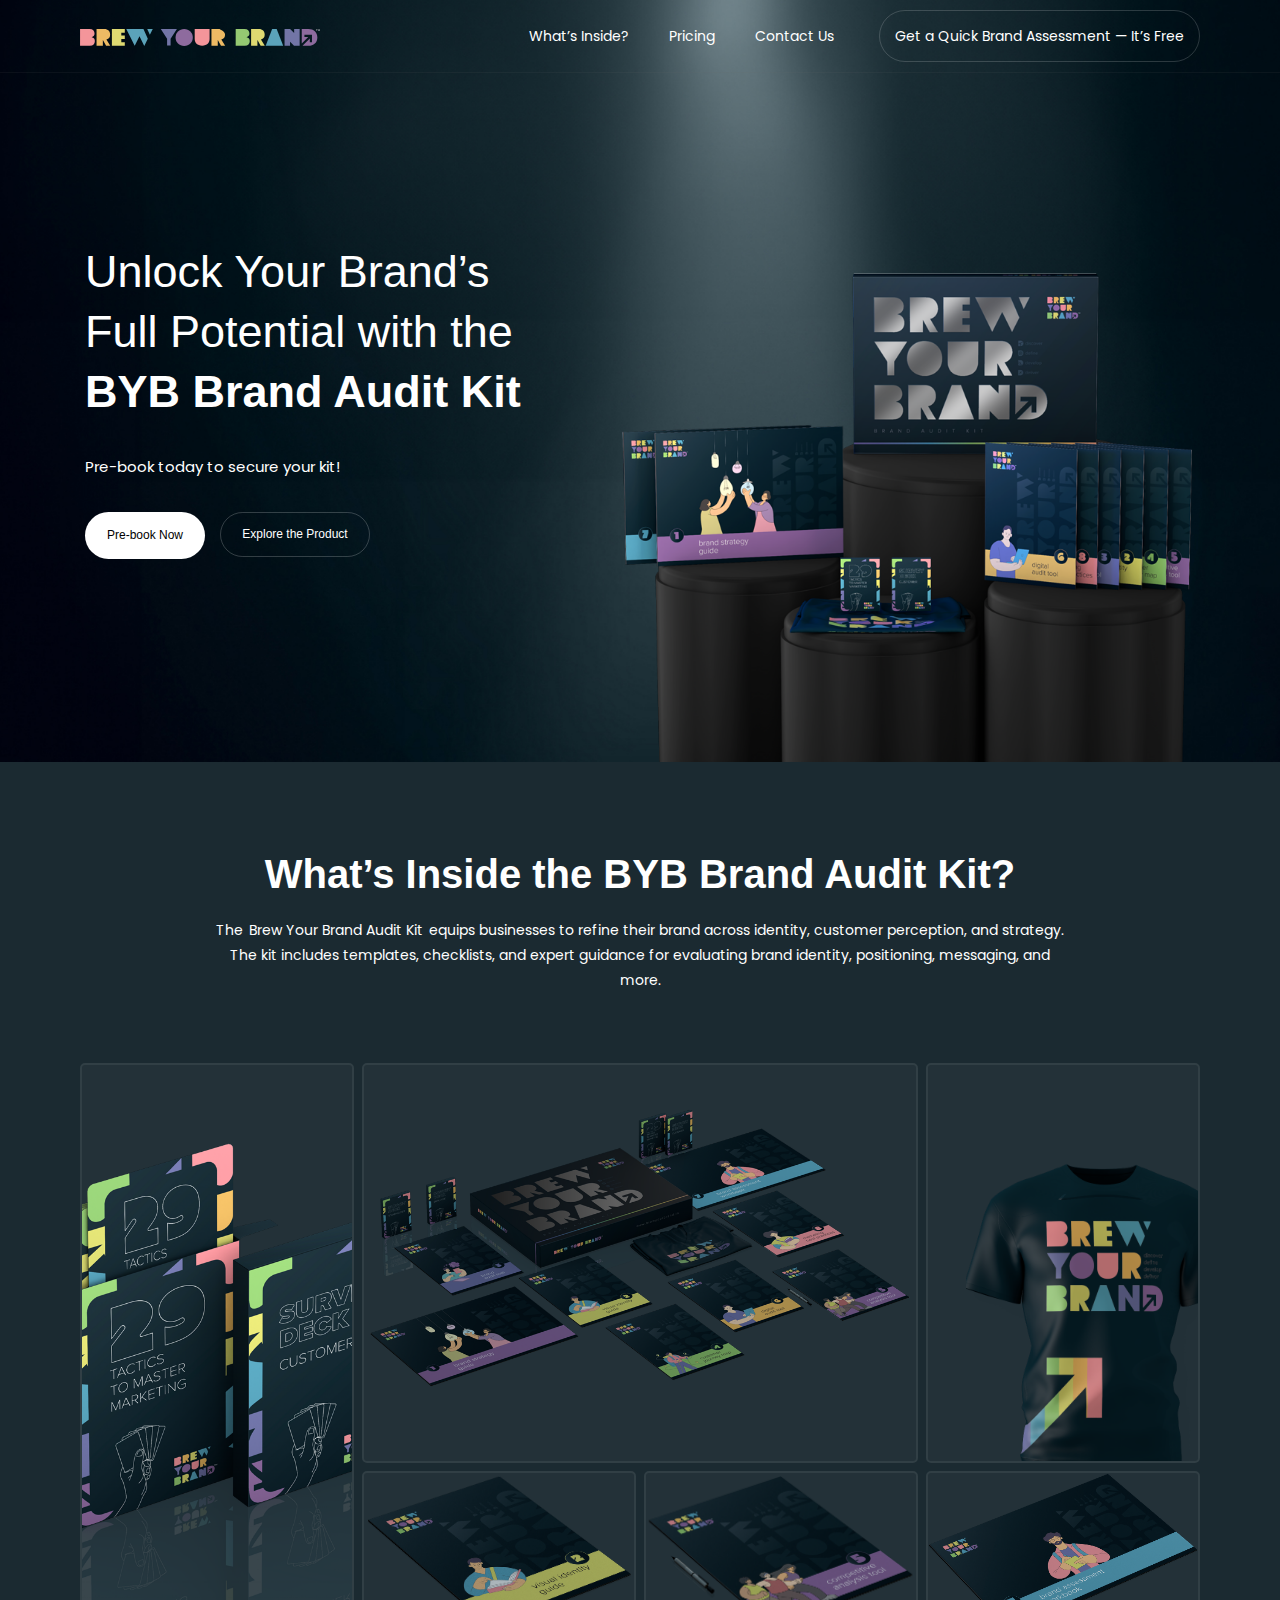
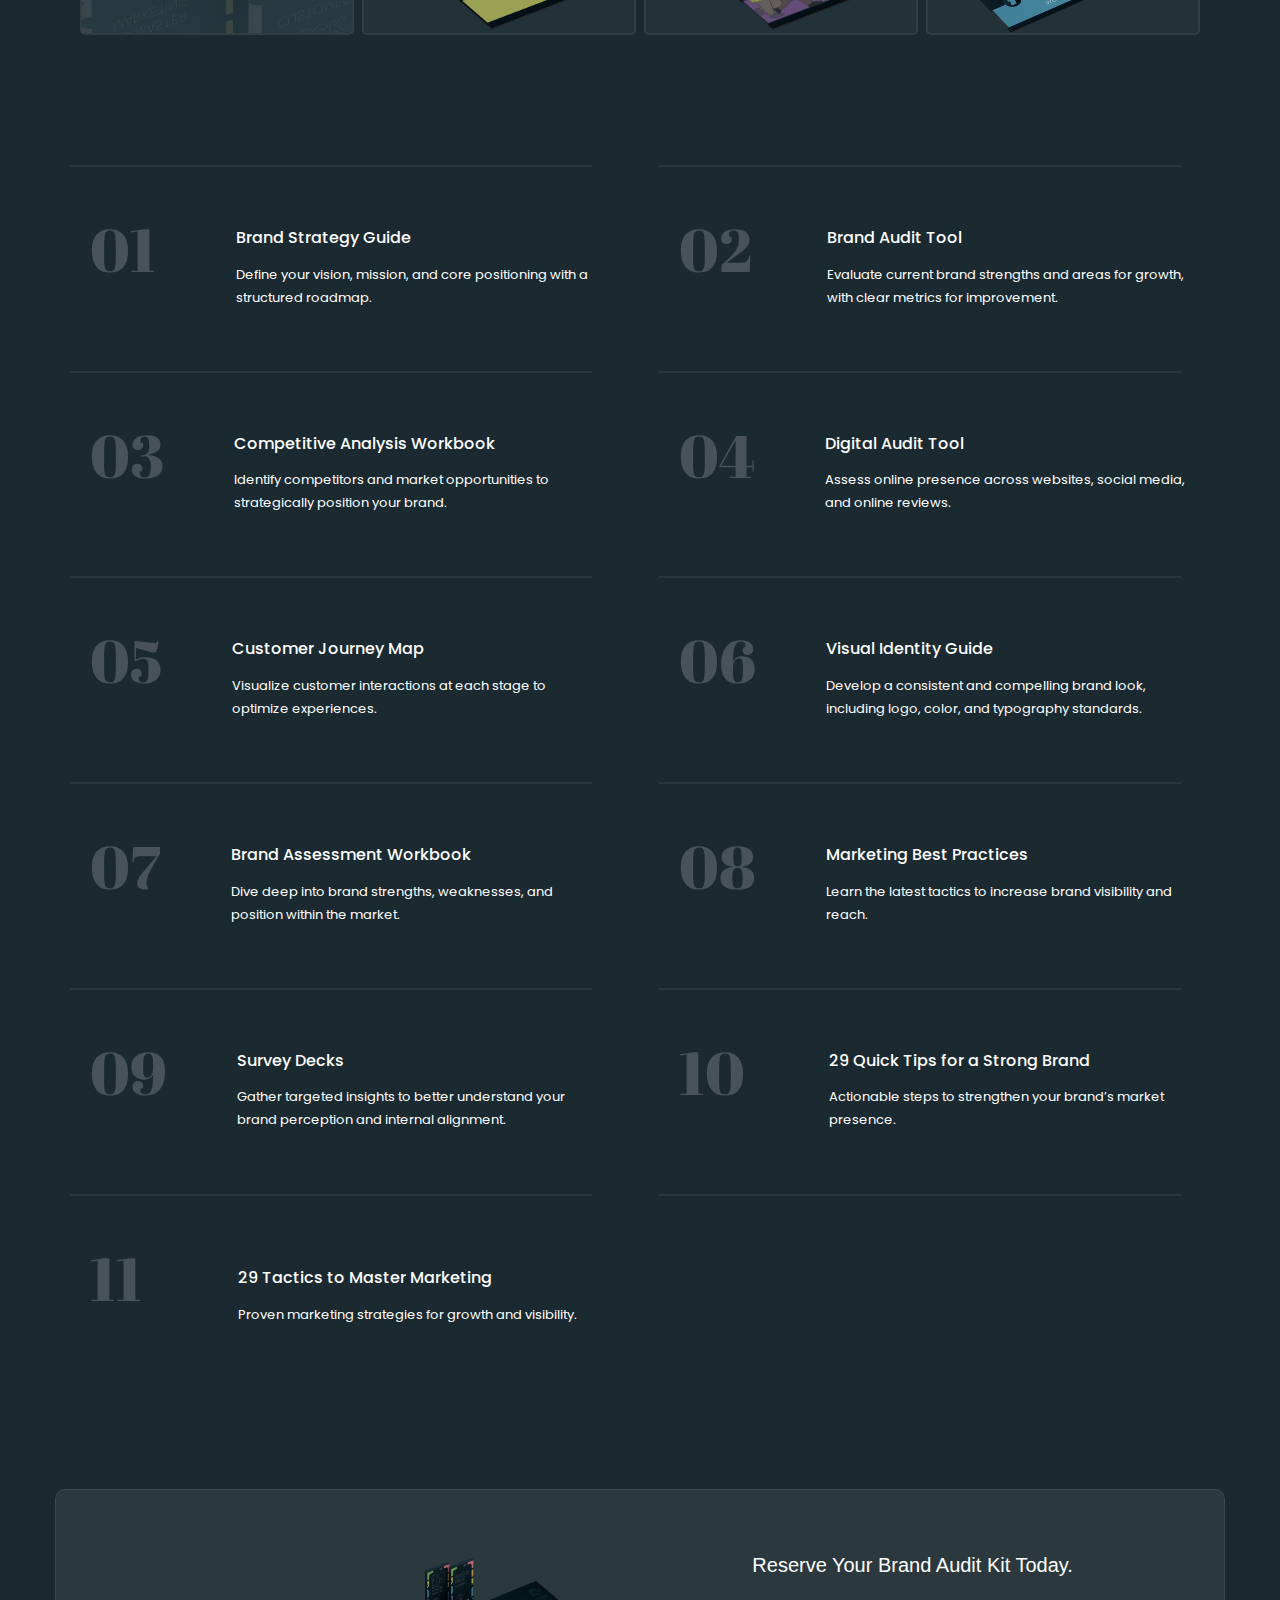
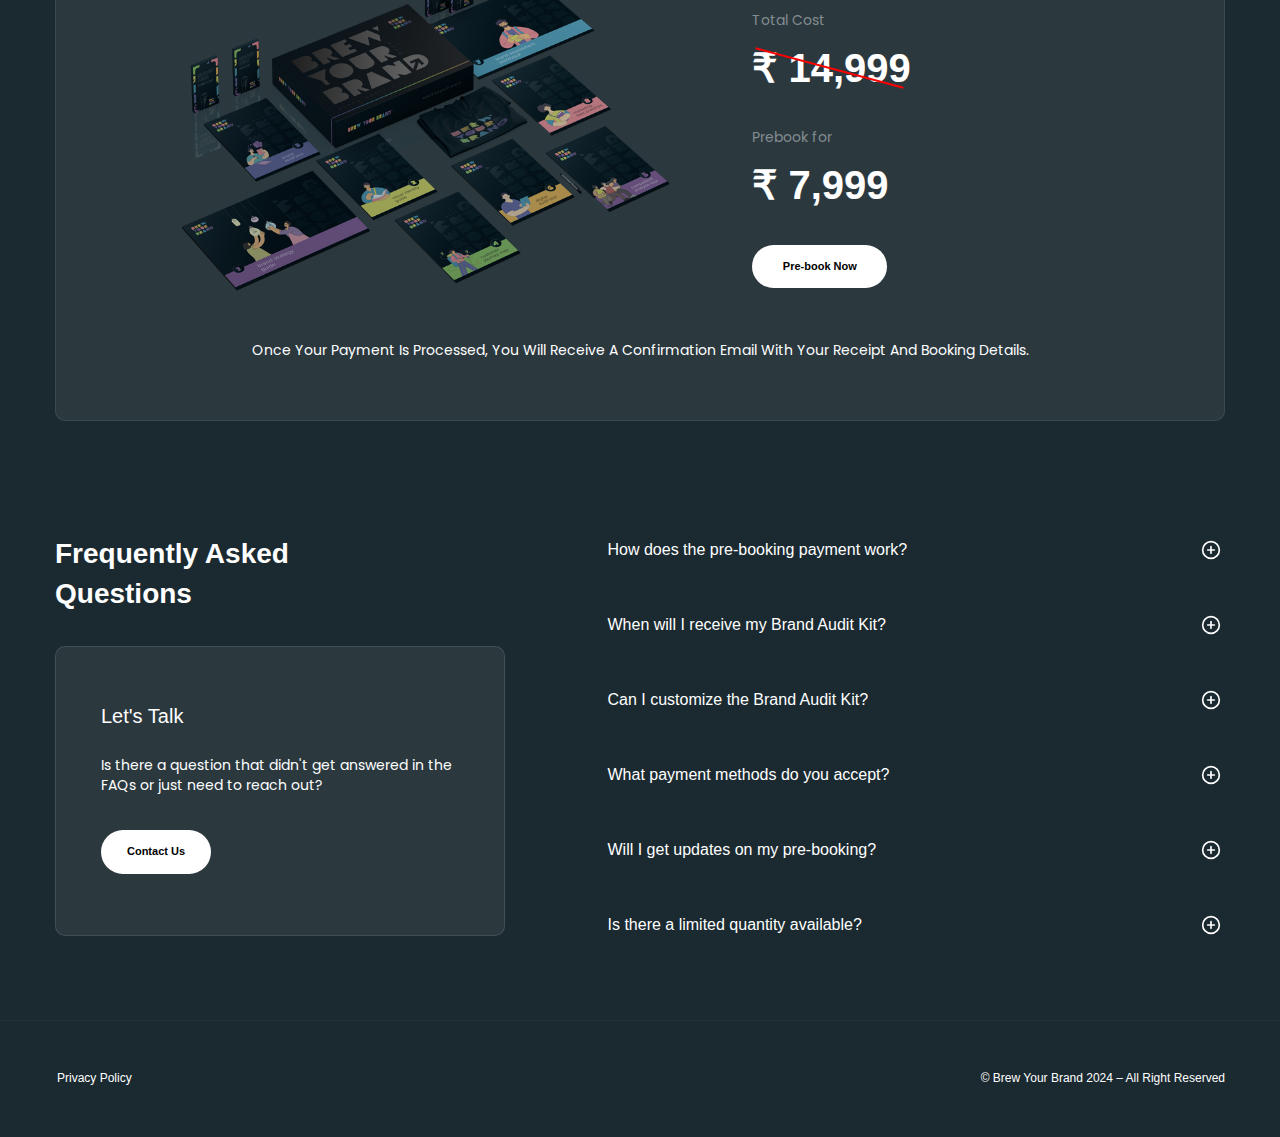
<file: index.html>
<!DOCTYPE html>
<html lang="en">
  <head>
    <meta charset="UTF-8" />
    <meta name="viewport" content="width=device-width, initial-scale=1.0" />
    <title>BYB</title>
    <link rel="stylesheet" href="style.css" />
    <link rel="stylesheet" href="header.css" />
    <link rel="stylesheet" href="brandkit.css">
    <link rel="stylesheet" href="numberpart.css">
   <link rel="stylesheet" href="delivery.css">
   <link rel="stylesheet" href="qns.css">
   <link rel="stylesheet" href="footer.css">


    <link href="https://maxcdn.bootstrapcdn.com/bootstrap/3.3.7/css/bootstrap.min.css" rel="stylesheet" />
    <link href="https://fonts.googleapis.com/css2?family=Abril+Fatface&display=swap" rel="stylesheet">

    <link rel="preconnect" href="https://fonts.googleapis.com">
<link rel="preconnect" href="https://fonts.gstatic.com" crossorigin>
<link href="https://fonts.googleapis.com/css2?family=Nunito:ital,wght@0,200..1000;1,200..1000&display=swap" rel="stylesheet">
<link href="https://fonts.googleapis.com/css2?family=Poppins:ital,wght@0,100;0,200;0,300;0,400;0,500;0,600;0,700;0,800;0,900;1,100;1,200;1,300;1,400;1,500;1,600;1,700;1,800;1,900&display=swap" rel="stylesheet">
<link href="https://fonts.cdnfonts.com/css/avenir-lt-pro" rel="stylesheet">
    <script src="https://cdnjs.cloudflare.com/ajax/libs/twitter-bootstrap/3.3.7/js/bootstrap.min.js"></script>
    <script src="https://code.jquery.com/jquery-3.5.1.min.js"></script>
    <script src="https://ajax.googleapis.com/ajax/libs/jquery/3.3.1/jquery.min.js"></script>
 
  </head>
  <body>
    <section class="headerbyb">
      <div class="container">
        <div class="navbyb-content">
            <div> 
                  <a class="logobyb" href="index.html" ><img src="assets/byblogo.svg" alt="" /></a>
                   
            </div>
          <div class="navbyb-list-content">
            <ul class="navbyb-list">
              <li><a href="#brandkitscroll">What’s Inside?</a></li>
              <li><a href="#delivery-sec">Pricing</a></li>
                <li><a href="contact.html">Contact Us</a></li>
              </ul>
              <a href="https://theskepper.com/brand-audit"> <button>Get a Quick Brand Assessment — It’s Free</button></a>
       
          </div>
        </div>
        <section class="sec-contact-responsiveNAV fixed-nav">
          <header>
              <nav class="RESnavbar">
                <div class="logo-ResNav"> <a href="#" class="logoNavimg">
                  <img src="assets/byblogo.svg" alt="" />
                </a>  </div>
                <ul class="RESnav-links">
        
                  <li><a href="#brandkitscroll">What’s Inside?</a></li>
                  <li><a href="#delivery-sec">Pricing</a></li>
                  <li><a href="contact.html">Contact Us</a></li>
                  <a href="https://theskepper.com/brand-audit"> <button>Get a Quick Brand Assessment — It’s Free</button></a>
                </ul>
                <div class="RESburger" id="RESburger">
                  <div class="line1"></div>
                  <div class="line2"></div>
                  <div class="line3"></div>
                </div>
              </nav>
            </header>
            
         </section>

<hr class="headerHR">


<div class="bannerbyb container">
<div class="row">
 
    <div class="col-lg-6">
<div class="left-bannerbyb">
<h1>Unlock Your Brand’s Full Potential with the 
  <span> BYB Brand Audit Kit</span></h1>
  <p>Pre-book today to secure your kit! 
  </p>
   
  <div class="bannerbyb-btn">
    <a href="#delivery-sec"><button class="bannerbyb-btn1">Pre-book Now</button></a>



 






<a href="#brandkitscroll">
  <button class="bannerbyb-btn2">Explore the Product</button>
</a>
  </div>
</div>
    </div>
    <div class="col-lg-6">
<div class="right-bannerbyb">
<img src="assets/BYB-PREBOOKING-1.png" alt="">
</div>
</div>

    </div>

</div>

</div>

    </section>



    <section class="brandkit" id="brandkitscroll">
<div class="container">

<div class="brandkit-head">
<h2>
  What’s Inside the BYB Brand Audit Kit? 
</h2>
<p>The  Brew Your Brand Audit Kit  equips businesses to refine their brand across identity, customer perception, and strategy. The kit includes templates, checklists, and expert guidance for evaluating brand identity, positioning, messaging, and more. </p>
</div>

<div class="grid-part">
  <div id="leftpic"> 
    <img src="assets/BYB-PREBOOKING-6.png" alt="">
  </div>
  <div id="centerpic">
    <img src="assets/BYB-PREBOOKING-2.png" alt="">
  </div>
  <div id="rightpic">
    <img src="assets/BRAND AUDIT KIT NEW 6.png" alt="">
  </div>
  <div id="secondleft">
    <img src="assets/BYB-PREBOOKING-3.png" alt="">
  </div>
  <div id="secondcenter">
    <img src="assets/BYB-PREBOOKING-5.png" alt="">
  </div>
  <div id="secondright">
    <img src="assets/BYB-PREBOOKING-4.png" alt="">
  </div>
</div>

</div>
    </section>

<!-- ////////////////////////////////////////////////////////////////////////////// -->


<section class="sec-numberpart">
  <div class="container">
      <div class="row">
        <div class="rownumber1">
          
        <div class="col-md-6">
          
          <div class="part partONE">
            <hr class="hrbyb">
            <div class="numberright-content">

              <div class="numberP">
                <p>01</p>
              </div>
                <div class="row_number01">
                  <h4> Brand Strategy Guide</h4>
                  <p class="textP">Define your vision, mission, and core positioning with a structured roadmap.</p>
                </div>
              </div>
              <hr class="hrbyb hrbybONE">
          </div>
        </div>
        
      
          <div class="col-md-6">
          <div class="part">
            <hr class="hrbyb">
            <div class="numberright-content">

              <div class="numberP">
                <p>02</p>
              </div>
                <div class="row_number02">
                  <h4>Brand Audit Tool</h4>
                  <p class="textP">Evaluate current brand strengths and areas for growth, with clear metrics for improvement.</p>
                </div>
              </div>
              <hr class="hrbyb">
          </div>
        </div>
        </div>
      </div>




      <div class="row">
        <div class="rownumber1">
        <div class="col-md-6">
          <div class="part">
            <!-- <hr class="hrbyb"> -->
            <div class="numberright-content">

              <div class="numberP">
                <p>03</p>
              </div>
                <div class="row_number03">
                  <h4> Competitive Analysis Workbook</h4>
                  <p class="textP">Identify competitors and market opportunities to strategically position your brand.</p>
                </div>
              </div>
              <hr class="hrbyb">
          </div>
        </div>
        
          <div class="col-md-6">
          <div class="part">
            <!-- <hr class="hrbyb"> -->
            <div class="numberright-content">

              <div class="numberP">
                <p>04</p>
              </div>
                <div class="row_number04">
                  <h4>Digital Audit Tool</h4>
                  <p class="textP">Assess online presence across websites, social media, and online reviews.</p>
                </div>
              </div>
              <hr class="hrbyb">
          </div>
        </div>
        </div>
      </div>




      <div class="row">
        <div class="rownumber1">
        <div class="col-md-6">
          <div class="part">
            <!-- <hr class="hrbyb"> -->
            <div class="numberright-content">

              <div class="numberP">
                <p>05</p>
              </div>
                <div class="row_number05">
                  <h4> Customer Journey Map</h4>
                  <p class="textP">Visualize customer interactions at each stage to optimize experiences.</p>
                </div>
              </div>
              <hr class="hrbyb">
          </div>
        </div>
        
       
          <div class="col-md-6">
          <div class="part">
            <!-- <hr class="hrbyb"> -->
            <div class="numberright-content">

              <div class="numberP">
                <p>06</p>
              </div>
                <div class="row_number06">
                  <h4>Visual Identity Guide</h4>
                  <p class="textP">Develop a consistent and compelling brand look, including logo, color, and typography standards.</p>
                </div>
              </div>
              <hr class="hrbyb">
          </div>
        </div>
        </div>
      </div>


      <div class="row">
        <div class="rownumber1">
        <div class="col-md-6">
          <div class="part">
            <!-- <hr class="hrbyb"> -->
            <div class="numberright-content">

              <div class="numberP">
                <p>07</p>
              </div>
                <div class="row_number07">
                  <h4> Brand Assessment Workbook</h4>
                  <p class="textP">Dive deep into brand strengths, weaknesses, and position within the market.</p>
                </div>
              </div>
              <hr class="hrbyb">
          </div>
        </div>
        
       
          <div class="col-md-6">
          <div class="part">
            <!-- <hr class="hrbyb"> -->
            <div class="numberright-content">

              <div class="numberP">
                <p>08</p>
              </div>
                <div class="row_number08">
                  <h4>Marketing Best Practices</h4>
                  <p class="textP">Learn the latest tactics to increase brand visibility and reach.</p>
                </div>
              </div>
              <hr class="hrbyb">
          </div>
        </div>
        </div>
      </div>


      <div class="row">
        <div class="rownumber1">
        <div class="col-md-6">
          <div class="part">
            <!-- <hr class="hrbyb"> -->
            <div class="numberright-content">

              <div class="numberP">
                <p>09</p>
              </div>
                <div class="row_number09">
                  <h4> Survey Decks</h4>
                  <p class="textP">Gather targeted insights to better understand your brand perception and internal alignment.</p>
                </div>
              </div>
              <hr class="hrbyb">
          </div>
        </div>
        
        
          <div class="col-md-6">
          <div class="part">
            <!-- <hr class="hrbyb"> -->
            <div class="numberright-content">

              <div class="numberP">
                <p>10</p>
              </div>
                <div class="row_number10" >
                  <h4>29 Quick Tips for a Strong Brand</h4>
                  <p class="textP">Actionable steps to strengthen your brand’s market presence.</p>
                </div>
              </div>
              <hr class="hrbyb">
          </div>
        </div>
        </div>
      </div>


      <div class="row">
        <div class="rownumber1">
        <div class="col-md-6">
          <div class="part">
            <!-- <hr class="hrbyb"> -->
            <div class="numberright-content">

              <div class="numberP">
                <p>11</p>
              </div>
                <div class="row_number11">
                  <h4> 29 Tactics to Master Marketing</h4>
                  <p class="textP">Proven marketing strategies for growth and visibility.</p>
                </div>
              </div>
              
          </div>
        </div>
        



   
      </div>
      
  </div>

</section>



<!-- ///////////////////////////////////////////////////////////////////////////////// -->
<section class="delivery-sec"  id="delivery-sec">
<div class="container">

<div class="row ">
<div class="col-md-7 ">
  <div class="delivery-left">
<img src="assets/BYB-PREBOOKING-2.png" alt="">
  </div>

</div>

<div class="col-md-5">
<div class="delivery-right">
<h4>Reserve Your Brand Audit Kit Today.
 </h4>
  <div class="price price2">
<p class="pricecost">Total Cost</p>
<p class="pricenumber">₹ 14,999</p>
  </div>
  <div class="price">
    <p class="pricecost">Prebook for</p>
    <p class="pricenumber">₹ 7,999</p>
      </div>
      <div class="delivery-btn">
<!-- 
        <div class="razorpay-embed-btn" data-url="https://pages.razorpay.com/pl_PNZZ7ofWL50csX/view" data-text="PreBook Now"   data-color="white" data-size="small">
          <script>
              (function(){
                var d=document; var x=!d.getElementById('razorpay-embed-btn-js')
                if(x){ var s=d.createElement('script'); s.defer=!0;s.id='razorpay-embed-btn-js';
                s.src='https://cdn.razorpay.com/static/embed_btn/bundle.js';d.body.appendChild(s);} else{var rzp=window['__rzp__'];
                rzp && rzp.init && rzp.init()}})();
          </script>
          </div> -->
    


          <button id="prebook-btn">Pre-book Now</button>
      </div>
</div>
</div>

</div>

<div class="below-delivery">
  <p>Once Your Payment Is Processed, You Will Receive A Confirmation Email With Your Receipt And Booking Details.</p>
</div>
</div>


</section>



<!-- //////////qns -->
<section class="questions-sec">
<div class="container">
  <div class="qnsh3-div">
    <h3 class="qnsh3">Frequently Asked <br>
      Questions</h3>
  </div>

<div class="row ">

<div class="col-md-5 ">
<div class="qns-left">



<div class="letsTalk">
<h3>Let's Talk</h3>
<p>Is there a question that didn't get answered in the <br> FAQs or just need to reach out?</p>
<a href="contact.html"><button>Contact Us</button></a>
  


</div>

</div>
</div>
<div class="col-md-7  ">
<div class="qns-right">



  <main class="accordionMainbyb">
    <div class="accordionbyb">
      <div class="accordionbyb-item">
        <div class="accordionbyb-item-header">
          <span class="accordionbyb-item-header-title">How does the pre-booking payment work?
          </span>
          <svg xmlns="http://www.w3.org/2000/svg" width="20" height="20" viewBox="0 0 24 24" fill="none" stroke="currentColor" stroke-width="5" stroke-linecap="round" stroke-linejoin="round" class="accordion-item-header-icon">
              <circle cx="12" cy="12" r="10" fill="none" stroke="white" stroke-width="2"/>
              <line x1="8" y1="12" x2="16" y2="12" stroke="white" stroke-width="2"/>
              <line x1="12" y1="8" x2="12" y2="16" stroke="white" stroke-width="2"/>
          </svg>
      </div>
        <div class="accordionbyb-item-description-wrapper">
          <div class="accordionbyb-item-description">
           
            <p>You need to pay the total pre-booking amount to reserve the Kit. Once the payment is processed, you will receive a confirmation email with receipt and booking details.</p>
          </div>
        </div>
      </div>

      <div class="accordionbyb-item">
        <div class="accordionbyb-item-header">
          <span class="accordionbyb-item-header-title">When will I receive my Brand Audit Kit?
          </span>
          <svg xmlns="http://www.w3.org/2000/svg" width="20" height="20" viewBox="0 0 24 24" fill="none" stroke="currentColor" stroke-width="2" stroke-linecap="round" stroke-linejoin="round" class="accordion-item-header-icon">
              <circle cx="12" cy="12" r="10" fill="none" stroke="white" stroke-width="2"/>
              <line x1="8" y1="12" x2="16" y2="12" stroke="white" stroke-width="2"/>
              <line x1="12" y1="8" x2="12" y2="16" stroke="white" stroke-width="2"/>
          </svg>
      </div>
        <div class="accordionbyb-item-description-wrapper">
          <div class="accordionbyb-item-description">
           
            <p>Kits are delivered within 30 days of final payment, tailored to meet your business needs at the earliest.</p>
          </div>
        </div>
      </div>


      <div class="accordionbyb-item">
        <div class="accordionbyb-item-header">
          <span class="accordionbyb-item-header-title">Can I customize the Brand Audit Kit?</span>
          <svg xmlns="http://www.w3.org/2000/svg" width="20" height="20" viewBox="0 0 24 24" fill="none" stroke="currentColor" stroke-width="2" stroke-linecap="round" stroke-linejoin="round" class="accordion-item-header-icon">
              <circle cx="12" cy="12" r="10" fill="none" stroke="white" stroke-width="2"/>
              <line x1="8" y1="12" x2="16" y2="12" stroke="white" stroke-width="2"/>
              <line x1="12" y1="8" x2="12" y2="16" stroke="white" stroke-width="2"/>
          </svg>
      </div>
        <div class="accordionbyb-item-description-wrapper">
          <div class="accordionbyb-item-description">
           
            <p>The kit is designed to be comprehensive, with customization options to fit specific brand goals.</p>
          </div>
        </div>
      </div>
    

      <div class="accordionbyb-item">
        <div class="accordionbyb-item-header">
          <span class="accordionbyb-item-header-title">What payment methods do you accept?
          </span>
          <svg xmlns="http://www.w3.org/2000/svg" width="20" height="20" viewBox="0 0 24 24" fill="none" stroke="currentColor" stroke-width="2" stroke-linecap="round" stroke-linejoin="round" class="accordion-item-header-icon">
              <circle cx="12" cy="12" r="10" fill="none" stroke="white" stroke-width="2"/>
              <line x1="8" y1="12" x2="16" y2="12" stroke="white" stroke-width="2"/>
              <line x1="12" y1="8" x2="12" y2="16" stroke="white" stroke-width="2"/>
          </svg>
      </div>
        <div class="accordionbyb-item-description-wrapper">
          <div class="accordionbyb-item-description">
           
            <p>We accept bank transfers, credit cards, and digital payments for your convenience.</p>
          </div>
        </div>
      </div>

      <div class="accordionbyb-item">
        <div class="accordionbyb-item-header">
          <span class="accordionbyb-item-header-title">Will I get updates on my pre-booking?
          </span>
          <svg xmlns="http://www.w3.org/2000/svg" width="20" height="20" viewBox="0 0 24 24" fill="none" stroke="currentColor" stroke-width="2" stroke-linecap="round" stroke-linejoin="round" class="accordion-item-header-icon">
              <circle cx="12" cy="12" r="10" fill="none" stroke="white" stroke-width="2"/>
              <line x1="8" y1="12" x2="16" y2="12" stroke="white" stroke-width="2"/>
              <line x1="12" y1="8" x2="12" y2="16" stroke="white" stroke-width="2"/>
          </svg>
      </div>
        <div class="accordionbyb-item-description-wrapper">
          <div class="accordionbyb-item-description">
           
            <p>Yes, we provide regular updates, including a confirmation email with a timeline after pre-booking.</p>
          </div>
        </div>
      </div>

      <div class="accordionbyb-item">
        <div class="accordionbyb-item-header">
          <span class="accordionbyb-item-header-title"> Is there a limited quantity available?</span>
          <svg xmlns="http://www.w3.org/2000/svg" width="20" height="20" viewBox="0 0 24 24" fill="none" stroke="currentColor" stroke-width="2" stroke-linecap="round" stroke-linejoin="round" class="accordion-item-header-icon">
              <circle cx="12" cy="12" r="10" fill="none" stroke="white" stroke-width="2"/>
              <line x1="8" y1="12" x2="16" y2="12" stroke="white" stroke-width="2"/>
              <line x1="12" y1="8" x2="12" y2="16" stroke="white" stroke-width="2"/>
          </svg>
      </div>
        <div class="accordionbyb-item-description-wrapper">
          <div class="accordionbyb-item-description">
           
            <p>Yes, to maintain quality, we limit the number of kits per cycle.</p>
          </div>
        </div>
      </div>
    </div>
  </main>

  




</div>
</div>
</div>
</div>
</section>

<hr class="footerHR">

<section class="footerbyb">
  <div class="container">
    <div class="footerbyb-content">
      <ul class="footerbyb-ul">
        <a  class="contact-footer-link" href="https://brewyourbrand.in/privacy-policy.html"> <li class="contact-footer-li1">Privacy Policy</li></a>
         
          <li class="contact-footer-li2">© Brew Your Brand 2024 – All Right Reserved</li>
      </ul>
  </div>
  </div>

</section>


<style>
  #rzp-btn{
    background-color: white !important;
    color: black !important;
    border-radius: 30px;

}
</style>







<script>
  document.getElementById("prebook-btn").addEventListener("click", function () {
    // Redirect to Razorpay link
    window.open("https://pages.razorpay.com/pl_PNZZ7ofWL50csX/view", "_blank");
  });
</script>








<script>
  const burger = document.getElementById("RESburger");
  const navLinks = document.querySelector(".RESnav-links");
  const navLinkItems = document.querySelectorAll(".RESnav-links a"); // Select all anchor tags inside nav links
  const body = document.body; 

  burger.addEventListener("click", () => {
    if (navLinks.style.display === "flex") {
      navLinks.style.display = "none"; // Hide menu
    } else {
      navLinks.style.display = "flex"; // Show menu
    }
    burger.classList.toggle("REStoggle");
    body.classList.toggle("hide_scroll"); 
  });

  // Add event listeners to each nav link to close the menu when clicked
  navLinkItems.forEach((link) => {
    link.addEventListener("click", () => {
      navLinks.style.display = "none"; // Hide menu
      burger.classList.remove("REStoggle"); // Ensure the burger icon resets
      body.classList.remove("hide_scroll");
    });
  });
</script>

<script>
  const navContainer = document.querySelector(".sec-contact-responsiveNAV");

  // Function to check scroll position
  window.onscroll = () => {
    // If the user scrolls down 50px or more, add the "scrolled" class
    if (window.scrollY > 50) {
      navContainer.classList.add("scrolled");
    } else {
      // If the user is at the top of the page, remove the "scrolled" class
      navContainer.classList.remove("scrolled");
    }
  };
</script>







<script>
document.querySelectorAll(".accordionbyb-item").forEach((item) => {
  item.querySelector(".accordionbyb-item-header").addEventListener("click", () => {
    // Close all other accordion items
    document.querySelectorAll(".accordionbyb-item").forEach((otherItem) => {
      if (otherItem !== item) {
        otherItem.classList.remove("open");
      }
    });
    
    // Toggle the clicked item
    item.classList.toggle("open");
  });
});



</script>


<script>
  $(document).ready(function(){
    // Add smooth scrolling to all links
    $("a").on('click', function(event) {
  
      // Make sure this.hash has a value before overriding default behavior
      if (this.hash !== "") {
        // Prevent default anchor click behavior
        event.preventDefault();
  
        // Store hash
        var hash = this.hash;
  
        // Using jQuery's animate() method to add smooth page scroll
        // The optional number (800) specifies the number of milliseconds it takes to scroll to the specified area
        $('html, body').animate({
          scrollTop: $(hash).offset().top
        }, 1000, function(){
  
          // Add hash (#) to URL when done scrolling (default click behavior)
          window.location.hash = hash;
        });
      } // End if
    });
  });
  </script>
  
  <script>
    $(document).ready(function(){
      $("#RESburger").click(function(){
        $("body").toggleClass("hide_scroll");
      });
    });
    </script>
  </body>
</html>
</file>
<file: style.css>
*{
    margin: 0;
    padding: 0;
    box-sizing: border-box;
    list-style-type: none;
    /* cursor: pointer; */
    scroll-behavior: smooth;
   
}
body p {
    font-family: "Poppins", system-ui;
}
body h1,h2,h3,h4{
    font-family: 'Avenir LT Pro', sans-serif;
}
html {
    scroll-behavior: smooth;
}
html, body {
    overflow-y: auto; 
  }
  .brandkit {
    overflow: visible;
  }
</file>
<file: header.css>
body p, ::placeholder {
    font-family: "Poppins", system-ui;
}
.headerbyb{
    background-image: url('assets/image.jpg');
background-repeat: no-repeat;
background-size: cover;
background-position: center;
    width: 100%;
    /* height: 100vh; */
   position: relative;

}

/* //////////res-nav */
.sec-contact-responsiveNAV {
  width: 100%;
  z-index: 9999;
  left: 0;
  position: relative; /* Default position */
  background-color: transparent;
  transition: background-color 0.3s ease;
  transition: top 0.3s ease-in-out;
}
.sec-contact-responsiveNAV.fixed-nav {
  position: fixed;
  top: 0;
  left: 0;
}
.hide_scroll {
  overflow: hidden;
}
.sec-contact-responsiveNAV.scrolled {
  background-color: #1B2A31;
}
.RESnavbar {
    display: flex;
    justify-content: space-between;
    align-items: center;
    padding: 15px;
    background-color: transparent;
    z-index: 100;
    margin-bottom: 0;
    display: none;
    
  }

  .RESnav-links a {
    text-decoration: none !important;
    color: white !important;
    font-size: 18px;
    transition: color 0.3s ease, text-decoration 0.3s ease;
}

/* Add hover effect */
.RESnav-links a:hover {
    text-decoration: underline;
}

  .logo-ResNav img{
    height: 50px;
    width: 50px;
 margin-left: 6px;
   }
  
  .RESnav-links {
    list-style: none;
    display: flex;
   
  }
  
  .RESnav-links li {
    margin-left: 20px;
    text-decoration: none;
  }
  
  .RESnav-links a {
    text-decoration: none;
    color: white;
    font-size: 18px;
    transition: color 0.3s ease;

  }
  
 
  
  .RESburger {
    display: none;
    cursor: pointer;
    z-index: 100;
  }
  
  .RESburger div {
    width: 25px;
    height: 3px;
    background-color: white;
    margin: 5px;
    transition: all 0.3s ease;
  }
  
.RESnav-links button{
    background-color: transparent;
border: solid ;
border-width: 1px;
border-radius: 30px;
border-color: rgb(87, 85, 85);
padding: 15px;
color: white;
margin-top: 20px;
}

  /* Responsive Media Queries */
  @media screen and (max-width: 768px) {
    .RESnav-links {
      position: absolute;
      right: 0;
      top: 0;
      height: 100vh;
      background-color: transparent;
      z-index: 99;
      display: none;
      flex-direction: column;
      align-items: center;
      justify-content: center;
      width: 100%;
    }




    .RESnav-links li {
      margin: 20px 0;
    }
  
    .RESburger {
      display: block;
    }
  
    .REStoggle .line1 {
      transform: rotate(-45deg) translate(-5px, 6px);
    }
  
    .REStoggle .line2 {
      opacity: 0;
    }
  
    .REStoggle .line3 {
      transform: rotate(45deg) translate(-5px, -6px);
    }
  }
  






.headerHR{
    width: 100%; 
    border: none; 
    height: 1px; 
    background-color: rgba(105, 105, 105, 0.103); 
    position: absolute; 
    left: 0; 
    right: 0; 

    margin-top: 0;
}
.navbyb-content{
    display: flex;
    justify-content: space-between;
    align-items: center;
    padding: 10px;
    font-family: "Poppins", system-ui;

}
.navbyb-list li a {
  text-decoration: none; 
  color: white; 
}
.navbyb-list{
    display: flex;
    gap: 40px;
}
.logobyb img{
  width: 240px !important;
}
.navbyb-list-content{
    color: white;
    display: flex;
    align-items: center;
    gap:45px;
}
.navbyb-list-content ul{
  margin-bottom: 0;
}
.navbyb-list a{
    color: white;
    text-decoration: none;
    
}


.navbyb-list-content button{
     background-color: transparent;
color: white;
border-radius: 30px;
border: 1px solid #ffffff2b;
padding: 15px;
}
/* hr{
    background-color: dimgray;
} */



.bannerbyb{
    margin-top: 150px;
    
}

.left-bannerbyb{
color: white;
display: flex;
flex-direction: column;
justify-content: center;
}
.left-bannerbyb h1{
  font-family: "SF Pro Display", -apple-system, BlinkMacSystemFont, "Segoe UI", Roboto, "Helvetica Neue", Arial, sans-serif !important;
    font-size: 45px;
    line-height: 60px;
    width: 450px;
}
.left-bannerbyb p{
   
    font-size: 15px;
    line-height: 70px;
    font-family: Poppins;
}
.left-bannerbyb span{
    font-weight: bold;
}


.bannerbyb-btn{
    display: flex;
    gap: 15px;
}
.bannerbyb-btn1{
    padding: 15px;
    width: 120px;
    color:black ;
    background-color: white;
    font-size: 12px;
    font-weight: 500;
    border-radius: 30px;
    border: none;
}
.bannerbyb-btn1:hover{
color: white;
background-color: black;
}
.bannerbyb-btn2{
    padding: 13px;
    width: 150px;
    color:white ;
    border-color: rgba(255, 255, 255, 0.2) !important;
    background-color:transparent;
    font-size: 12px;
font-weight: 500;
    border-radius: 30px;
    border: solid;
    border-width: 1px;
}

.bannerbyb-btn2:hover{
  color: black;
  background-color: white;
  }
.right-bannerbyb{
 margin-top: 40px;
    height: 500px;
    width: 100%;
 
}
.right-bannerbyb img{
    position: absolute;
    bottom: 0;
    height: 500px;
    width: 100%;
    object-fit: cover;
 right: 7%;
    margin-top: 77px;
   object-fit: cover;
} 
@media only screen and (min-width: 280px) and (max-width: 319px) {
  .logoNavimg img{
    width:123px;
  }
}
@media only screen and (min-width: 320px) and (max-width: 411px) {
  .logoNavimg img{
    width:150px;
  }
}
@media only screen and (min-width: 412px) and (max-width: 500px) {
  .logoNavimg img{
    width:180px;
  }
}
@media only screen and (min-width: 501px) and (max-width: 575px) {
  .logoNavimg img{
    width:220px !important;
  }
}
@media only screen and (min-width: 280px) and (max-width: 575.98px) {
    .headerbyb{
        /* background-image: url(assets/image.png); */
    background-repeat: no-repeat;
    background-size: cover;
    background-position: center;
        width: 100%;
        /* height: 100vh; */
       position: relative;
    
    }

    .headerbyb .container{
        padding: 0;
    }
    
    /* //////////res-nav */
    
.RESnavbar {
    display: flex;
    justify-content: space-between;
    align-items: center;
    padding: 15px;
    background-color: transparent;
    z-index: 100;
    margin-bottom: 0;
    
  }
  
  .logoNavimg{
   
    font-weight: bold;
    color: white;
  }
  
  .RESnav-links {
    list-style: none;
    display: flex;
  }
  
  .RESnav-links li {
    margin-left: 20px;
    
  }
  
  .RESnav-links a {
    text-decoration: none;
    color: white;
    font-size: 18px;
    transition: color 0.3s ease;
  }
  
  .RESnav-links a:hover {
    color: yellow;
  }
  
  .RESburger {
    display: none;
    cursor: pointer;
    z-index: 100;
  }
  
  .RESburger div {
    width: 25px;
    height: 3px;
    background-color: white;
    margin: 5px;
    transition: all 0.3s ease;
  }
  
.RESnav-links button{
    background-color: transparent;
border: solid ;
border-width: 1px;
border-radius: 30px;
border-color: rgb(87, 85, 85);
padding: 15px;
color: white;
margin-top: 20px;
font-size: 18px;
}
  
  /* Responsive Media Queries */
  @media screen and (max-width: 768px) {
    .RESnav-links {
      position: absolute;
      right: 0;
      top: 0;
      height: 100vh;
      background-color:#1B2A31 ;
      z-index: 99;
      display: none;
      flex-direction: column;
      align-items: center;
      justify-content: center;
      width: 100%;
    }
  
    .RESnav-links li {
      margin: 20px 0;
      font-size: 1.5rem;
    }
  
    .RESburger {
      display: block;
    }
  
    .REStoggle .line1 {
      transform: rotate(-45deg) translate(-5px, 6px);
    }
  
    .REStoggle .line2 {
      opacity: 0;
    }
  
    .REStoggle .line3 {
      transform: rotate(45deg) translate(-5px, -6px);
    }
  }
  

    
    
    .headerHR{
        width: 100%; 
        border: none; 
        height: 1px; 
        background-color: dimgray; 
        position: absolute; 
        left: 0; 
        right: 0; 
    
        margin-top: 0;
    }
    .navbyb-content{
        display: flex;
        justify-content: space-between;
        align-items: center;
        padding: 10px;
        font-family: "Poppins", system-ui;
    display: none;
    }
    .navbyb-list{
        display: flex;
        gap: 40px;
    }
    .logobyb img{
      width:150px;
    }
    .navbyb-list-content{
        color: white;
        display: flex;
        align-items: center;
        gap:65px;
    }
  

    .navbyb-list-content button{
         background-color: transparent;
    border: solid ;
    border-width: 1px;
    border-radius: 30px;
    border-color: rgb(87, 85, 85);
    padding: 15px;
    }
    /* hr{
        background-color: dimgray;
    } */
    
    
    
    .bannerbyb{
        margin-top: 40px;
        
    }
    .bannerbyb .row{
      margin-right: 0;
  margin-left: 0;
    }
    .left-bannerbyb{
    color: white;
    padding-left: 0;
    display: flex;
    flex-direction: column;
    justify-content: center;
    }
    .left-bannerbyb h1{
      font-family: "SF Pro Display", -apple-system, BlinkMacSystemFont, "Segoe UI", Roboto, "Helvetica Neue", Arial, sans-serif;
      font-size: 27px;
      line-height: 43px;
      text-align: center;
      width: 100%;
      margin-top: 70px;
    }
    .left-bannerbyb p{
       text-align: center;
        font-size: 12px;
        line-height: 20px;
        font-family: Poppins;
    }
    .left-bannerbyb span{
        font-weight: bold;
    }
    
    
    .bannerbyb-btn{
      display: flex;
      justify-content: center;
      gap: 15px;
      margin-top: 20px;
      width: 100%;
        
    }
    .bannerbyb-btn1{
      padding: 15px;
      width: 105px;
        color:black ;
        background-color: white;
        font-size: 10px;
        font-weight: 700;
        border-radius: 30px;
        border: none;
        margin: auto;
        margin-right: 0;
    }
    .bannerbyb-btn2{
      padding: 14px;
      width: 129px;
        /* color:black ; */
        border-color: rgba(97, 97, 97, 0.082);
        background-color:transparent;
        font-size: 10px;
        font-weight: 700;
        border-radius: 30px;
        border: solid;
        border-width: 0.5px;
        margin: auto;
        margin-left: 0;
    }
    
    
    .right-bannerbyb{
     margin-top: 100px;
        height: 300px;
        width: 100%;
     
    }
    .right-bannerbyb img{
      position: absolute;
      bottom: 0;
      height: auto;
      width: 100%;
 left: 0;
      object-fit: cover;
    } 
}
 
@media only screen and (min-width: 576px) and (max-width: 767.98px) {
  .headerbyb{
    /* background-image: url(assets/image.png); */
background-repeat: no-repeat;
background-size: cover;
background-position: center;
    width: 100%;
    /* height: 100vh; */
   position: relative;

}

.headerbyb .container{
    padding: 0;
}

/* //////////res-nav */
.logoNavimg img{
  width:220px !important;
}
.RESnavbar {
display: flex;
justify-content: space-between;
align-items: center;
padding: 15px;
background-color: transparent;
z-index: 100;
margin-bottom: 0;
}

.logoNavimg{

font-weight: bold;
color: white;
}

.RESnav-links {
list-style: none;
display: flex;
}

.RESnav-links li {
margin-left: 20px;

}

.RESnav-links a {
text-decoration: none;
color: white;
font-size: 18px;
transition: color 0.3s ease;
}

.RESnav-links a:hover {
color: yellow;
}

.RESburger {
display: none;
cursor: pointer;
z-index: 100;
}

.RESburger div {
width: 25px;
height: 3px;
background-color: white;
margin: 5px;
transition: all 0.3s ease;
}

.RESnav-links button{
background-color: transparent;
border: solid ;
border-width: 1px;
border-radius: 30px;
border-color: rgb(87, 85, 85);
padding: 15px;
color: white;
margin-top: 20px;
font-size: 18px;
}

/* Responsive Media Queries */
@media screen and (max-width: 768px) {
.RESnav-links {
  position: absolute;
  right: 0;
  top: 0;
  height: 100vh;
  background-color:#1B2A31 ;
  z-index: 99;
  display: none;
  flex-direction: column;
  align-items: center;
  justify-content: center;
  width: 100%;
}

.RESnav-links li {
  margin: 20px 0;
  font-size: 1.5rem;
}

.RESburger {
  display: block;
}

.REStoggle .line1 {
  transform: rotate(-45deg) translate(-5px, 6px);
}

.REStoggle .line2 {
  opacity: 0;
}

.REStoggle .line3 {
  transform: rotate(45deg) translate(-5px, -6px);
}
}
/* ////////////// */
.headerHR{
    width: 100%; 
    border: none; 
    height: 1px; 
    background-color: dimgray; 
    position: absolute; 
    left: 0; 
    right: 0; 

    margin-top: 0;
}
.navbyb-content{
    display: flex;
    justify-content: space-between;
    align-items: center;
    padding: 10px;
    font-family: "Poppins", system-ui;
display: none;
}
.navbyb-list{
    display: flex;
    gap: 40px;
}
.logobyb img{
  width: 150px;
}
.navbyb-list-content{
    color: white;
    display: flex;
    align-items: center;
    gap:65px;
}


.navbyb-list-content button{
     background-color: transparent;
border: solid ;
border-width: 1px;
border-radius: 30px;
border-color: rgb(87, 85, 85);
padding: 15px;
}
/* hr{
    background-color: dimgray;
} */



.bannerbyb{
    margin-top: 40px;
    
}
.bannerbyb .row{
  margin-right: 0;
margin-left: 0;
}
.left-bannerbyb{
  color: white;
  padding-left: 0;
  display: flex;
  flex-direction: column;
  justify-content: center;
  }
.left-bannerbyb h1{
  font-family: "SF Pro Display", -apple-system, BlinkMacSystemFont, "Segoe UI", Roboto, "Helvetica Neue", Arial, sans-serif;
    font-size: 35px;
    line-height: 50px;
    text-align: center;
    width: 100%;
    padding: 0px 20px;
    margin-top: 100px;
}
.left-bannerbyb p{
   text-align: center;
    font-size: 12px;
    line-height: 20px;
    font-family: Poppins;
}
.left-bannerbyb span{
    font-weight: bold;
}
.bannerbyb .row .col-lg-6{
  padding-right:0px;
  padding-left: 0px;
}

.bannerbyb-btn{
  display: flex;
  justify-content: center;
  gap: 15px;
  margin-top: 20px;
  width: 100%;
}
.bannerbyb-btn1{
  padding: 14px;
  width: 104px;
    color:black ;
    background-color: white;
    font-size: 10px;
    font-weight: 700;
    border-radius: 30px;
    border: none;

}
.bannerbyb-btn2{
  padding: 14px;
  width: 130px;
 color: white;
    border-color: rgba(54, 54, 54, 0.057);
    background-color:transparent;
    font-size: 10px;
    font-weight: 700;
    border-radius: 30px;
    border: solid;
    border-width: 1px;

}




.right-bannerbyb{
 margin-top: 0px;
    height: 600px;
    width: 100%;
 
}
.right-bannerbyb img{
  position: absolute;
  bottom: 0;
  height: auto;
  width: 88%;
  object-fit: cover;
  padding: 0px 0px;
} 
}
 
@media only screen and (min-width: 768px) and (max-width: 991.98px) {
  .sec-contact-responsiveNAV{
    padding: 0px 30px;
  }
.headerbyb .container{
  width: 100%;
}
.logoNavimg img{
  width:240px !important;
}
  .RESnavbar {
    display: flex;
    justify-content: space-between;
    align-items: center;
    padding: 15px;
    background-color: transparent;
    z-index: 100;
    margin-bottom: 0;
    margin-left: 0;
    margin-right: 0;
    display: flex;
    padding-left: 0;
    padding-right: 0;
    
  }

  .RESnav-links a {
    text-decoration: none;
    color: white;
    font-size: 18px;
    transition: color 0.3s ease, text-decoration 0.3s ease;
}

/* Add hover effect */
.RESnav-links a:hover {
    text-decoration: underline;
}

  .logo-ResNav img{
    height: 50px;
    width: 50px;
 margin-left: 6px;
   }
  
  .RESnav-links {
    list-style: none;
    display: flex;
   
  }
  
  .RESnav-links li {
    margin-left: 20px;
    text-decoration: none;
  }
  
  .RESnav-links a {
    text-decoration: none;
    color: white;
    font-size: 18px;
    transition: color 0.3s ease;

  }
  

  
  .RESburger {
    display: block;
    cursor: pointer;
    z-index: 100;
  }
  
  .RESburger div {
    width: 25px;
    height: 3px;
    background-color: white;
    margin: 5px;
    transition: all 0.3s ease;
  }
  
.RESnav-links button{
    background-color: transparent;
border: solid ;
border-width: 1px;
border-radius: 30px;
border-color: rgb(87, 85, 85);
padding: 15px;
color: white;
margin-top: 20px;
font-size: 16px;
}
  
  /* Responsive Media Queries */
  @media screen and (max-width: 991.98px) {
    .RESnav-links {
      position: absolute;
      right: 0;
      top: 0;
      height: 100vh;
      background-color: #1B2A31;
      z-index: 99;
      display: none;
      flex-direction: column;
      align-items: center;
      justify-content: center;
      width: 100%;
    }




    .RESnav-links li {
      margin: 20px 0;
    }
  
    .RESburger {
      display: block;
    }
  
    .REStoggle .line1 {
      transform: rotate(-45deg) translate(-5px, 6px);
    }
  
    .REStoggle .line2 {
      opacity: 0;
    }
  
    .REStoggle .line3 {
      transform: rotate(45deg) translate(-5px, -6px);
    }
  }
  





.bannerbyb .col-lg-6{
  padding-left: 0;
}
.headerHR{
    width: 100%; 
    border: none; 
    height: 1px; 
    background-color: rgba(105, 105, 105, 0.103); 
    position: absolute; 
    left: 0; 
    right: 0; 

    margin-top: 0;
}
.navbyb-content{
    display: flex;
    justify-content: space-between;
    align-items: center;
    padding: 10px;
    font-family: "Poppins", system-ui;
padding-right: 0;
display: none;
}
.navbyb-list li a {
  text-decoration: none; 
  color: white; 
}
.navbyb-list{
    display: flex;
    gap: 11px;
}
.logobyb img{
  width: 204px;
}
.navbyb-list-content{
    color: white;
    display: flex;
    align-items: center;
    gap:20px;
}
.navbyb-list a{
    color: white;
    text-decoration: none;
    
}


.navbyb-list-content button{
     background-color: transparent;
border: solid ;
border-width: 1px;
border-radius: 30px;
border-color: rgb(87, 85, 85);
padding: 15px;
font-size: 12px;
}
/* hr{
    background-color: dimgray;
} */



.bannerbyb{
    margin-top: 80px;
    
}
.left-bannerbyb{
color: white;
display: flex;
flex-direction: column;
justify-content: center;
padding-left: 5px;
}
.left-bannerbyb h1{
  font-family: "SF Pro Display", -apple-system, BlinkMacSystemFont, "Segoe UI", Roboto, "Helvetica Neue", Arial, sans-serif;
    font-size: 45px;
    line-height: 60px;
    color: white;
    width: 479px;
  margin-top: 100px;
}
.left-bannerbyb p{
   color: white;
    font-size: 15px;
    line-height: 70px;
    font-family: Poppins;
}
.left-bannerbyb span{
    font-weight: bold;
}


.bannerbyb-btn{
    display: flex;
    gap: 15px;
   
}
.bannerbyb-btn1{
    padding: 15px;
    width: 120px;
    color:black ;
    background-color: white;
    font-size: 11px;
    font-weight: 700;
    border-radius: 30px;
    border: none;
}
.bannerbyb-btn2{
  padding: 14px;
    width: 150px;
  
    border-color: rgba(50, 49, 49, 0.084);
    background-color:transparent;
    font-size: 11px;
    font-weight: 700;
    border-radius: 30px;
    border: solid;
    border-width: 1px;
    color: white;
}


.right-bannerbyb{
 margin-top: 20px;
    height: 700px;
    width: 100%;
 
}
.right-bannerbyb img{
    position: absolute;
    bottom: 0;
    height: auto;
    width: 100%;
   object-fit: cover;
   left: 0;
} 
}
 
@media only screen and (min-width: 992px) and (max-width: 1200.98px) {
  


.headerHR{
  width: 100%; 
  border: none; 
  height: 1px; 
  background-color: rgba(105, 105, 105, 0.103); 
  position: absolute; 
  left: 0; 
  right: 0; 

  margin-top: 0;
}
.navbyb-content{
  display: flex;
  justify-content: space-between;
  align-items: center;
  padding: 10px;
  font-family: "Poppins", system-ui;

}
.navbyb-list li a {
text-decoration: none; 
color: white; 
}
.navbyb-list{
  display: flex;
  gap: 40px;
}
.logobyb img{
  width: 200px !important;
}
.navbyb-list-content{
  color: white;
  display: flex;
  align-items: center;
  gap:51px;
}
.navbyb-list a{
  color: white;
  text-decoration: none;
  
}


.navbyb-list-content button{
   background-color: transparent;
border: solid ;
border-width: 1px;
border-radius: 30px;
border: 1px solid #ffffff2b;
padding: 15px;
}
/* hr{
  background-color: dimgray;
} */



.bannerbyb{
  margin-top: 100px;
  
}
.left-bannerbyb{
color: white;
display: flex;
flex-direction: column;
justify-content: center;
align-items: center;
}
.left-bannerbyb h1{
  font-family: "SF Pro Display", -apple-system, BlinkMacSystemFont, "Segoe UI", Roboto, "Helvetica Neue", Arial, sans-serif;

  font-size: 45px;
  line-height: 60px;
  width: 664px;
  text-align: center;
}
.left-bannerbyb p{
 
  font-size: 15px;
  line-height: 70px;
  font-family: Poppins;
}
.left-bannerbyb span{
  font-weight: bold;
}


.bannerbyb-btn{
  display: flex;
  gap: 15px;
}
.bannerbyb-btn1{
  padding: 15px;
  width: 120px;
  color:black ;
  background-color: white;
  font-size: 11px;
  font-weight: 700;
  border-radius: 30px;
  border: none;
}
.bannerbyb-btn2{
  padding: 14px;
  width: 150px;
   color:white ; 
  border-color: rgba(255, 255, 255, 0.084);
  background-color:transparent;
  font-size: 11px;
  font-weight: 700;
  border-radius: 30px;
  border: solid;
  border-width: 1px;
}


.right-bannerbyb{
margin-top: 40px;
  height: 500px;
  width: 90%;

}
.right-bannerbyb img{
  position: absolute;
  bottom: 0;
  height: 500px;
  width: 61%;
  object-fit: cover;
 left: 18%;
} 
}
 
@media only screen and (min-width: 1201px) and (max-width: 1300.98px) {
  .left-bannerbyb h1{
    font-family: "SF Pro Display", -apple-system, BlinkMacSystemFont, "Segoe UI", Roboto, "Helvetica Neue", Arial, sans-serif;
  

  }
}
 
@media only screen and (min-width: 1301px) and (max-width: 1500.98px) {
  .left-bannerbyb h1{
    font-family: "SF Pro Display", -apple-system, BlinkMacSystemFont, "Segoe UI", Roboto, "Helvetica Neue", Arial, sans-serif;
  

  }
}
 


@media only screen and (min-width: 280px) and (max-width: 320.98px) {
  .RESnavbar {
    display: flex;
    justify-content: space-between;
    align-items: center;
    padding: 15px;
    background-color: transparent;
    z-index: 100;
    margin-bottom: 0;
    }
    
    .logoNavimg{
    
    font-weight: bold;
    color: white;
    }
    
    .RESnav-links {
    list-style: none;
    display: flex;
    }
    
    .RESnav-links li {
    margin-left: 20px;
    
    }
    
    .RESnav-links a {
    text-decoration: none;
    color: white;
    font-size: 13px;
    transition: color 0.3s ease;
    }
    
    .RESnav-links a:hover {
    color: yellow;
    }
    
    .RESburger {
    display: none;
    cursor: pointer;
    z-index: 100;
    }
    
    .RESburger div {
    width: 25px;
    height: 3px;
    background-color: white;
    margin: 5px;
    transition: all 0.3s ease;
    }
    
    .RESnav-links button{
    background-color: transparent;
    border: solid ;
    border-width: 1px;
    border-radius: 30px;
    border-color: rgb(87, 85, 85);
    padding: 15px;
    color: white;
    margin-top: 20px;
    font-size: 13px;
    }
    
    /* Responsive Media Queries */
    @media screen and (max-width: 768px) {
    .RESnav-links {
      position: absolute;
      right: 0;
      top: 0;
      height: 100vh;
      background-color:#1B2A31 ;
      z-index: 99;
      display: none;
      flex-direction: column;
      align-items: center;
      justify-content: center;
      width: 100%;
    }
    
    .RESnav-links li {
      margin: 20px 0;
      font-size: 1.5rem;
    }
    
    .RESburger {
      display: block;
    }
    
    .REStoggle .line1 {
      transform: rotate(-45deg) translate(-5px, 6px);
    }
    
    .REStoggle .line2 {
      opacity: 0;
    }
    
    .REStoggle .line3 {
      transform: rotate(45deg) translate(-5px, -6px);
    }
    }
    
    
}

  
@media only screen and (min-width: 321px) and (max-width: 375.98px) {
  .RESnavbar {
    display: flex;
    justify-content: space-between;
    align-items: center;
    padding: 15px;
    background-color: transparent;
    z-index: 100;
    margin-bottom: 0;
    }
    
    .logoNavimg{
    
    font-weight: bold;
    color: white;
    }
    
    .RESnav-links {
    list-style: none;
    display: flex;
    }
    
    .RESnav-links li {
    margin-left: 20px;
    
    }
    
    .RESnav-links a {
    text-decoration: none;
    color: white;
    font-size: 15px;
    transition: color 0.3s ease;
    }
    
    .RESnav-links a:hover {
    color: yellow;
    }
    
    .RESburger {
    display: none;
    cursor: pointer;
    z-index: 100;
    }
    
    .RESburger div {
    width: 25px;
    height: 3px;
    background-color: white;
    margin: 5px;
    transition: all 0.3s ease;
    }
    
    .RESnav-links button{
    background-color: transparent;
    border: solid ;
    border-width: 1px;
    border-radius: 30px;
    border-color: rgb(87, 85, 85);
    padding: 15px;
    color: white;
    margin-top: 20px;
    font-size: 15px;
    }
    
    /* Responsive Media Queries */
    @media screen and (max-width: 768px) {
    .RESnav-links {
      position: absolute;
      right: 0;
      top: 0;
      height: 100vh;
      background-color:#1B2A31 ;
      z-index: 99;
      display: none;
      flex-direction: column;
      align-items: center;
      justify-content: center;
      width: 100%;
    }
    
    .RESnav-links li {
      margin: 20px 0;
      font-size: 1.5rem;
    }
    
    .RESburger {
      display: block;
    }
    
    .REStoggle .line1 {
      transform: rotate(-45deg) translate(-5px, 6px);
    }
    
    .REStoggle .line2 {
      opacity: 0;
    }
    
    .REStoggle .line3 {
      transform: rotate(45deg) translate(-5px, -6px);
    }
    }
}

 
@media only screen and (min-width: 375px) and (max-width: 400.98px) {
  .RESnavbar {
    display: flex;
    justify-content: space-between;
    align-items: center;
    padding: 15px;
    background-color: transparent;
    z-index: 100;
    margin-bottom: 0;
    }
    
    .logoNavimg{
    
    font-weight: bold;
    color: white;
    }
    
    .RESnav-links {
    list-style: none;
    display: flex;
    }
    
    .RESnav-links li {
    margin-left: 20px;
    
    }
    
    .RESnav-links a {
    text-decoration: none;
    color: white;
    font-size: 18px;
    transition: color 0.3s ease;
    }
    
    .RESnav-links a:hover {
    color: yellow;
    }
    
    .RESburger {
    display: none;
    cursor: pointer;
    z-index: 100;
    }
    
    .RESburger div {
    width: 25px;
    height: 3px;
    background-color: white;
    margin: 5px;
    transition: all 0.3s ease;
    }
    
    .RESnav-links button{
    background-color: transparent;
    border: solid ;
    border-width: 1px;
    border-radius: 30px;
    border-color: rgb(87, 85, 85);
    padding: 15px;
    color: white;
    margin-top: 20px;
    font-size: 16px;
    }
    
    /* Responsive Media Queries */
    @media screen and (max-width: 768px) {
    .RESnav-links {
      position: absolute;
      right: 0;
      top: 0;
      height: 100vh;
      background-color:#1B2A31 ;
      z-index: 99;
      display: none;
      flex-direction: column;
      align-items: center;
      justify-content: center;
      width: 100%;
    }
    
    .RESnav-links li {
      margin: 20px 0;
      font-size: 1.5rem;
    }
    
    .RESburger {
      display: block;
    }
    
    .REStoggle .line1 {
      transform: rotate(-45deg) translate(-5px, 6px);
    }
    
    .REStoggle .line2 {
      opacity: 0;
    }
    
    .REStoggle .line3 {
      transform: rotate(45deg) translate(-5px, -6px);
    }
    }
}


@media only screen and (min-width: 401px) and (max-width: 575.98px) {
  .RESnavbar {
    display: flex;
    justify-content: space-between;
    align-items: center;
    padding: 15px;
    background-color: transparent;
    z-index: 100;
    margin-bottom: 0;
    }

    .logoNavimg{
    
    font-weight: bold;
    color: white;
    }
    
    .RESnav-links {
    list-style: none;
    display: flex;
    }
    
    .RESnav-links li {
    margin-left: 20px;
    
    }
    
    .RESnav-links a {
    text-decoration: none;
    color: white;
    font-size: 18px;
    transition: color 0.3s ease;
    }
    
    .RESnav-links a:hover {
    color: yellow;
    }
    
    .RESburger {
    display: none;
    cursor: pointer;
    z-index: 100;
    }
    
    .RESburger div {
    width: 25px;
    height: 3px;
    background-color: white;
    margin: 5px;
    transition: all 0.3s ease;
    }
    
    .RESnav-links button{
    background-color: transparent;
    border: solid ;
    border-width: 1px;
    border-radius: 30px;
    border-color: rgb(87, 85, 85);
    padding: 15px;
    color: white;
    margin-top: 20px;
    font-size: 18px;
    }
    
    /* Responsive Media Queries */
    @media screen and (max-width: 768px) {
    .RESnav-links {
      position: absolute;
      right: 0;
      top: 0;
      height: 100vh;
      background-color:#1B2A31 ;
      z-index: 99;
      display: none;
      flex-direction: column;
      align-items: center;
      justify-content: center;
      width: 100%;
    }
    
    .RESnav-links li {
      margin: 20px 0;
      font-size: 1.5rem;
    }
    
    .RESburger {
      display: block;
    }
    
    .REStoggle .line1 {
      transform: rotate(-45deg) translate(-5px, 6px);
    }
    
    .REStoggle .line2 {
      opacity: 0;
    }
    
    .REStoggle .line3 {
      transform: rotate(45deg) translate(-5px, -6px);
    }
    }
}


@media only screen and (min-width: 768px) and (max-width: 991.98px) {

  .bannerbyb .row{
    margin-left: 0 !important;
    margin-right: 0 !important;
  }
  .headerbyb .container{
    margin-left: 0;
  }
}
</file>
<file: brandkit.css>
.brandkit{
    background-color:#1B2A31 ;
    color: white;
   
}
.brandkit-head{
    text-align: center;
}
.brandkit-head h2{
    font-size:40px;
font-weight: bold;
font-family: "SF Pro Display", -apple-system, BlinkMacSystemFont, "Segoe UI", Roboto, "Helvetica Neue", Arial, sans-serif !important;
}
.brandkit-head p{
    line-height: 25px;
  padding-top: 12px;
    font-size: 14px;
    font-style: "Poppins";
    width: 862px;
    margin: auto;
}
.brandkit-head{
    margin-top: 90px;
}

.grid-part{
    
    margin-top: 60px;
    display: grid;
 
    grid-template-columns: 1fr 1fr 1fr 1fr;
    grid-template-rows: 2fr 0.5fr;
    grid-template-areas: 
    "leftpic centerpic centerpic rightpic"
    "leftpic secondleft secondcenter secondright";
    gap: 8px; 
    padding: 10px;

}
.grid-part div {
    border: 2px solid #313f45; 
    border-radius: 5px;
    display: flex; 

}

.grid-part img {
    width: 100%; 
    height: 100%;
}    

#leftpic{
    grid-area: leftpic;
    background-color: #2b393f87 !important;

}
#centerpic{
    width: 100%;
    grid-area: centerpic;
    background-color: #2b393f87 !important;
}
#rightpic{
    grid-area: rightpic;
    background-color: #2b393f87 !important;
  height: 400px;

  overflow: hidden;
}
#secondleft{
    grid-area: secondleft;
    background-color: #2b393f87 !important;
}
#secondcenter{
    grid-area: secondcenter;
    background-color: #2b393f87 !important;
}
#secondright{
    grid-area: secondright;
    background-color: #2b393f87 !important;
}
#leftpic img{ 
    width: 100%;
    object-fit: cover;
    height: 491px;
    margin-top: 77px;
}
#centerpic img{
    object-fit: cover;
    width: 100%;
    height: 291px;
    margin-top: 38px;
}
#rightpic img{
   
    object-fit: cover;
 height: 417px;
 position: relative;
 margin-top: 67px;
left: 38px;

}
#secondleft img{
object-fit:inherit;
height: 160px;
}

#secondright{
object-fit: cover;
width: 100%;
}


@media only screen and (min-width: 280px) and (max-width: 575.98px) {

    .brandkit{
        background-color:#1B2A31 ;
        color: white;
       
    }
    .brandkit br{
        display: none;
    }
    .brandkit-head{
        text-align: center;
    }
    .brandkit-head h2{
        font-size:25px;
    font-weight: bold;
    font-family: "SF Pro Display", -apple-system, BlinkMacSystemFont, "Segoe UI", Roboto, "Helvetica Neue", Arial, sans-serif;
    }
    .brandkit-head p{
        line-height: 25px;
        margin-top: 20px;
        font-size: 14px;
        font-style: "Poppins";
        width: 259px;
        text-align: center;
    }
    .brandkit-head{
        margin-top: 90px;
    } 

    
    .grid-part{
        
        margin-top: 60px;
        display: grid;
     
        grid-template-columns: 1fr 1fr 1fr 1fr;
        grid-template-rows: 2fr 0.5fr;
        grid-template-areas: 
        "leftpic centerpic centerpic rightpic"
        "leftpic secondleft secondcenter secondright";
        gap: 8px; 
        padding: 10px;
    
    }
    .grid-part{
      
        border-radius: 5px;
        display: flex; 
    flex-direction: column;
 
    }
    
    .grid-part img {
        width: 100%; 
        height: 100%;
    }    
    
    #leftpic{
        grid-area: leftpic;
    background-color:#2b393f ;
    }
    #centerpic{
        width: 100%;
        grid-area: centerpic;
        background-color:#2b393f ;
    }
    #rightpic{
        grid-area: rightpic;
        background-color:#2b393f ;
      height: 260px;
    
      overflow: hidden;
    }
    #secondleft{
        grid-area: secondleft;
        background-color:#2b393f ;
    }
    #secondcenter{
        grid-area: secondcenter;
        background-color:#2b393f ;
    }
    #secondright{
        grid-area: secondright;
        background-color:#2b393f ;
    }
    #leftpic img{
     
    object-fit: cover;
    height: auto;
    }
    #centerpic img{
        object-fit: cover;
    width: 100%;
    height: 260px;
    }
    #rightpic img{
       
        object-fit: cover;
        height: 334px;
        width: 100%;
        position: relative;
        bottom: 28%;
    
    }
    #secondleft img{
    object-fit: cover;
    height: auto;
    }
    
    #secondright{
    object-fit: cover;
    width: 100%;
    height: auto;
    }
    
}
 
@media only screen and (min-width: 576px) and (max-width: 767.98px) {

    
    .brandkit{
        background-color:#1B2A31 ;
        color: white;
       
    }
    .brandkit br{
        display: none;
    }
    .brandkit-head{
        text-align: center;
    }
    .brandkit-head h2{
        font-size:30px;
    font-weight: bold;
    font-family: "SF Pro Display", -apple-system, BlinkMacSystemFont, "Segoe UI", Roboto, "Helvetica Neue", Arial, sans-serif;
    }
    .brandkit-head p{
        line-height: 25px;
        margin-top: 20px;
        font-size: 14px;
        font-style: "Poppins";
        margin: auto;
        width: 527px;
    }
    .brandkit-head{
        margin-top: 90px;
    }   
    
    .grid-part{
        
        margin-top: 60px;
        display: grid;
     
        grid-template-columns: 1fr 1fr 1fr 1fr;
        grid-template-rows: 2fr 0.5fr;
        grid-template-areas: 
        "leftpic centerpic centerpic rightpic"
        "leftpic secondleft secondcenter secondright";
        gap: 8px; 
        padding: 10px;
    
    }
    .grid-part{
        
        border-radius: 5px;
        display: flex; 
    flex-direction: column;
 
    }
    
    .grid-part img {
        width: 100%; 
        height: 100%;
    }    
    
    #leftpic{
        grid-area: leftpic;
    background-color:#2b393f ;
    }
    #centerpic{
        width: 100%;
        grid-area: centerpic;
        background-color:#2b393f ;
    }
    #rightpic{
        grid-area: rightpic;
        background-color:#2b393f ;
      height: 260px;
    
      overflow: hidden;
    }
    #secondleft{
        grid-area: secondleft;
        background-color:#2b393f ;
    }
    #secondcenter{
        grid-area: secondcenter;
        background-color:#2b393f ;
    }
    #secondright{
        grid-area: secondright;
        background-color:#2b393f ;
    }
    #leftpic img{
     
    object-fit: cover;
    height:auto;
    }
    #centerpic img{
        object-fit: cover;
    width: 100%;
    height: auto;
    }
    #rightpic img{
       
        object-fit: cover;
        height: 377px;
        position: relative;
        margin-top: 0;
       left: 38px;
   
    
    }
    #secondleft img{
        object-fit: cover;
        height: auto;
    }
    
    #secondright{
    object-fit: cover;
    width: 100%;
    height: 260px;
    }
}
 
@media only screen and (min-width: 768px) and (max-width: 991.98px) {
    .brandkit{
        background-color:#1B2A31 ;
        color: white;
    }
    .brandkit br{
        display: none;
    }
    .brandkit-head{
        text-align: center;
    }
    .brandkit-head h2{
        font-size:39px;
    font-weight: bold;
    font-family: "SF Pro Display", -apple-system, BlinkMacSystemFont, "Segoe UI", Roboto, "Helvetica Neue", Arial, sans-serif !important;
    }
    .brandkit-head p{
        text-align: center;
        line-height: 25px;
        margin-top: 20px;
        font-size: 14px;
        font-style: "Poppins";
        width: 700px;
    }
    .brandkit-head{
        margin-top: 90px;
    }
    
    .grid-part {
        display: grid;
        grid-template-columns: 1fr 1fr 1fr;
        grid-template-rows: 1fr auto auto;
        grid-template-areas: 
        "centerpic centerpic centerpic" /* First row: Centerpic spans all 3 columns */
        "leftpic leftpic rightpic"      /* Second row: Leftpic takes 2 columns, rightpic 1 */
        "secondleft secondcenter secondright";
        
        gap: 8px; 
        padding: 10px;
       
    }

    #leftpic {
        grid-area: leftpic ;
        background-color: #2b393f;
    }

    #centerpic {
        grid-area: centerpic ;
        background-color: #2b393f;
        width: 100%;
    }

    #rightpic {
        grid-area: rightpic ;
        background-color: #2b393f;
        height: auto;
    }

    #secondleft {
        grid-area: secondleft ;
        background-color: #2b393f;
    }

    #secondcenter {
        grid-area: secondcenter;
        background-color: #2b393f;
    }

    #secondright {
        grid-area: secondright;
        background-color: #2b393f;
    }

    /* Images */
    #leftpic img{
        object-fit: cover;
        height:417px;
        width: 100%;
        margin-top: 0;
    }
#rightpic img{
    object-fit: cover;
    height: 350px;
    width: 100%;
}
    #centerpic img {
        object-fit: cover;
        width: 100%;
        height: 380px;
    }

    #secondleft img, #secondcenter img, #secondright img {
        object-fit: fill;
        width: 100%;
        height: 160px;
      
    }
    
}
 
@media only screen and (min-width: 992px) and (max-width: 1200.98px) {
    .brandkit{
        background-color:#1B2A31 ;
        color: white;
       
    }
    .brandkit br{
        display: none;
    }
    .brandkit-head{
        text-align: center;
    }
    .brandkit-head h2{
        font-size:40px;
    font-weight: bold;
    font-family: "SF Pro Display", -apple-system, BlinkMacSystemFont, "Segoe UI", Roboto, "Helvetica Neue", Arial, sans-serif;

    }
    .brandkit-head p{
        line-height: 25px;
        margin-top: 20px;
        font-size: 14px;
        font-style: "Poppins";
        width: 700px;
    }
    .brandkit-head{
        margin-top: 90px;
    }
    
    .grid-part{
        
        margin-top: 60px;
        display: grid;
     
        grid-template-columns: 1fr 1fr 1fr 1fr;
        grid-template-rows: 2fr 0.5fr;
        grid-template-areas: 
        "leftpic centerpic centerpic rightpic"
        "leftpic secondleft secondcenter secondright";
        gap: 8px; 
        padding: 10px;
    
    }
    .grid-part div {
        border: 2px solid #313f45; 
        border-radius: 5px;
        display: flex; 
    
    }
    
    .grid-part img {
        width: 100%; 
        height: 100%;
    }    
    
    #leftpic{
        grid-area: leftpic;
    background-color:#2b393f ;
    }
    #centerpic{
        width: 100%;
        grid-area: centerpic;
        background-color:#2b393f ;
    }
    #rightpic{
        grid-area: rightpic;
        background-color:#2b393f ;
      height: auto;
    
      overflow: hidden;
    }
    #secondleft{
        grid-area: secondleft;
        background-color:#2b393f ;
    }
    #secondcenter{
        grid-area: secondcenter;
        background-color:#2b393f ;
    }
    #secondright{
        grid-area: secondright;
        background-color:#2b393f ;
    }
    #leftpic img{
     
    object-fit: cover;
    height: auto;
    }
    #centerpic img{
        object-fit: cover;
        width: 100%;
        height: fit-content;
        padding-top: 60px;
    }
    #rightpic img{
        object-fit: cover;
        height: 350px;
        position: relative;
        margin-top: 138px;
        left: -9px;
        width: 251px;
    
    }
    #secondleft img{
    object-fit: inherit;
    height: 160px;
    }
    
    #secondright{
    object-fit: cover;
    width: 100%;
    }
    
}
 
@media only screen and (min-width: 1201px) and (max-width: 1300.98px) {}
 
@media only screen and (min-width: 1301px) and (max-width: 1500.98px) {}
</file>
<file: numberpart.css>
.sec-numberpart{
    background-color:#1B2A31 ;
    color: white;
    display: flex;
    justify-content: center;
    padding-top: 100px;
    padding-bottom: 110px;
}

.rownumber1{
    display: flex;
    gap: 8px;
    
}
    

.hrbyb{
    border:1px solid #484a4b00 ; 
width: 520px;
    background-color: #2b393f; 
    
}


.numberP p{
    font-family: Abril Fatface;
    font-size: 60px;
    color: #475259;
    padding-bottom: 28px;
}
.numberright-content{
    display: flex;
    align-items: center;
    gap: 70px;
    padding: 20px 20px;
}
.numberright-content h4{
    font-size: 16px;
   
    font-family: "Poppins";
    }

    .numberbybparent{
        font-display: flex;
        justify-content: center;

    }
    .row_number10{
        padding-left: 14px;
        padding-right: 10px;
    }
    .row .row_number11{
        margin-left: 26px;
        padding-right: 25px;
    }
    .row .row_number01{
        margin-left: 10px;
    }
    .row_number02{
        margin-left: 5px;
    }
    .textP{
        margin-top: 16px;
        font-size: 13px;
        font-family: "Poppins";
        line-height: 23px;
        }





@media only screen and (min-width: 280px) and (max-width: 575.98px) {


    

.sec-numberpart{
    background-color:#1B2A31 ;
    color: white;
    display: flex;
    justify-content: center;
    padding-top: 60px;
    padding-bottom: 50px;
}
.sec-numberpart br{
display: none;
}

.rownumber1{
    display: block;
    gap: 20px;
    justify-content: center;
    margin-left: auto;
    margin-right: auto;
}
    

.hrbyb{
    border:1px solid #484a4b00 ; 
width: 100%;
    background-color: #2b393f; 
    
}
.partONE hr.hrbybONE {
    display: none;
}

.numberP p{
    font-family: Abril Fatface;
    font-size: 60px;
    color: #475259;
}
.numberright-content{
    display: flex;
    align-items: center;
    gap: 30px;
    padding: 20px 20px;
}
.numberright-content h4{
    
    font-size: 16px;
   
    font-family: "Poppins";
    }

    .numberbybparent{
        font-display: flex;
        justify-content: center;

    }
    .row .row_number11{
        margin-left: 26px;
    }
    .row .row_number01{
        margin-left: 10px;
    }
    .row_number02{
        margin-left: 5px;
    }
    .row_number05{
        padding-left: 5px;
    }
    .row_number07{
        padding-left: 5px;
    }
    .textP{
       
        margin-top: 14px;
        font-size: 12px;
        font-family: "Poppins";
        }



}
 
@media only screen and (min-width: 576px) and (max-width: 767.98px) {

    
.sec-numberpart{
    background-color:#1B2A31 ;
    color: white;
    display: flex;
    justify-content: center;
    padding-top: 70px;
    padding-bottom: 50px;
}

.rownumber1{
    display: block;
    gap: 20px;
    justify-content: center;
    margin-left: auto;
    margin-right: auto;
}
    

.hrbyb{
    border:1px solid #484a4b00 ; 
width: 100%;
    background-color: #2b393f; 
    
}
.partONE hr.hrbybONE {
    display: none;
}

.numberP p{
    font-family: Abril Fatface;
    font-size: 60px;
    color: #475259;
}
.numberright-content{
    display: flex;
    align-items: center;
   
    gap: 60px;
    padding: 20px 55px;
}
.numberright-content h4{
    
    font-size: 16px;
   
    font-family: "Poppins";
    }

    .numberbybparent{
        font-display: flex;
        justify-content: center;

    }
    .row .row_number11{
        margin-left: 26px;
    }
    .row .row_number01{
        margin-left: 10px;
    }
    .row_number02{
        margin-left: 3px;
    }
    .row_number07{
        margin-left: 5px;
    }
    .row_number03{
        margin-left: 5px;
    }
    .row_number05{
        margin-left: 5px;
    }
    .textP{
       
        margin-top: 14px;
        font-size: 12px;
        font-family: "Poppins";
        }

}
 
@media only screen and (min-width: 768px) and (max-width: 991.98px) {
    

.sec-numberpart{
    background-color:#1B2A31 ;
    color: white;
    display: flex;
    justify-content: center;
    padding-top: 70px;
    padding-bottom: 110px;
}

.rownumber1{
    display: block;
    gap: 8px;
    
}
.partONE hr.hrbybONE {
    display: none;
}
.sec-numberpart .row{
    margin: 0;
    padding:0 80px;
}    

.hrbyb{
    border:1px solid #484a4b00 ; 
width: 520px;
    background-color: #2b393f; 
    text-align: center;
    display: flex;
    justify-content: center;
}


.numberP p{
    font-family: Abril Fatface;
    font-size: 60px;
    color: #475259;
}
.numberright-content{
    display: flex;
    align-items: center;
    gap: 70px;
    padding: 20px 20px;
}
.numberright-content h4{
    font-size: 20px;
   
    font-family: "Poppins";
    }

    .numberbybparent{
        font-display: flex;
        justify-content: center;

    }
    .row_number10{
        padding-left: 14px;
        padding-right: 10px;
    }
    .row .row_number11{
        margin-left: 26px;
        padding-right: 25px;
    }
    .row .row_number01{
        margin-left: 10px;
    }
    .row_number02{
        margin-left: 5px;
    }
    .row_number07{
        margin-left: 5px;
    }
    .row_number05{
        margin-left: 5px;
    }
    .textP{
        margin-top: 16px;
        font-size: 12px;
        font-family: "Poppins";
        }



}
 
@media only screen and (min-width: 992px) and (max-width: 1200.98px) {
   
    .sec-numberpart{
        background-color:#1B2A31 ;
        color: white;
        display: flex;
        justify-content: center;
        padding-top: 70px;
        padding-bottom: 110px;
    }
    .sec-numberpart br{
        display: none;
    }
    .rownumber1{
        display: flex;
        flex-direction: column;
        gap: 8px;
        
    }
    .rownumber1 .col-md-6{
        width: 100%;
    }
  
    .sec-numberpart .row{
        margin: 0;
        padding:0 80px;
    }    
    .hrbybONE{
        display: none !important;
    }
    .hrbyb{
        border:1px solid #484a4b00 ; 
    width: 100%;
        background-color: #2b393f; 
        text-align: center;
        display: flex;
        justify-content: center;
    }
    
    
    .numberP p{
        font-family: Abril Fatface;
        font-size: 60px;
        color: #475259;
        margin-top: 0;
        padding-bottom: 0;
    }
    .numberright-content{
        display: flex;
        align-items: center;
        justify-content: space-between;
        gap: 50px;
        padding: 20px 20px;
        height: 170px;
        width: 100%;
    }
    .numberright-content h4{
        font-size: 16px;
       
        font-family: "Poppins";
        }
    
        .numberbybparent{
            font-display: flex;
            justify-content: center;
    
        }
      
        .row .row_number01{
            margin-left: 10px;
            width: 450px;
        }
        .row_number02{
            margin-left: 5px;
            width: 450px;   
        }
        .row_number03{
            width: 450px;
        }
        .row_number04{
            width: 450px;
        }
        .row_number05{
            margin-left: 5px;
            width: 450px;
        }
        .row_number06{
            width: 450px;
        }
        .row_number07{
            margin-left: 5px;
            width: 450px;
        }
        .row_number08{
            width: 450px;
        }
        .row_number09{
            width: 450px;
        }
        .row_number10{
            margin-right: 13px;
            width: 450px;
        }
        .row .row_number11{
            margin-left: 26px;
            padding-right: 25px;
            width: 450px;
        }
        .textP{
            margin-top: 16px;
            font-size: 12px;
            font-family: "Poppins";
            }
    
}
 
@media only screen and (min-width: 1201px) and (max-width: 1300.98px) {}
 
@media only screen and (min-width: 1301px) and (max-width: 1500.98px) {}
</file>
<file: delivery.css>
.delivery-sec{
    background-color: #1B2A31;
 
}
.delivery-sec .container{
    background-color:#2b393f ;
    border: solid;
    border-width:1px ;
    border-radius: 10px;
  border: 1px solid rgba(255, 255, 255, 0.08) !important;
   

}

.deliveryParent{
    display: flex;
   
}
.delivery-left{
display: flex;
justify-content: center;
    height: 350px;
    width: 500px;
    margin-top: 60px;
    margin-left: 80px;
}
.delivery-left img{
    margin-left: 10%;
    height:auto;
    width: 100%;
    object-fit: inherit;
}
.delivery-right{
    display: flex;
    flex-direction: column;
justify-content: center;
    color: white;
  margin-top: 50px;
}
.delivery-right h4{
    line-height: 30px;
    margin-bottom: 30px;
    font-size: 20px;
}
.price .pricecost{
font-size: 14px;
color: #848c90;
}
.price .pricenumber{
    font-size: 40px;
    font-weight: bold;
    margin-bottom: 30px;
    font-family: Arial, sans-serif;
    
}
.price2 .pricenumber{
    position: relative;
}
.price2 .pricenumber::after{
    content: "";
    position: absolute;
    border-top: 2px solid red;
    top: 27px;
    width: 153px;
    left: 1px;
    right: 0;
    transform: rotate(15deg);
  }
.delivery-btn button{
  
    padding: 14px;
    width: 135px;
    color:black ;
    background-color: white;
    font-size: 11px;
    font-weight: 700;
    border-radius: 30px;
    border: none;
}
.below-delivery p{
    margin: 50px 50px;
    font-size: 14px;
    color: white;
    text-align: center;
    margin: auto;
    width: 780px;
    padding-top: 40px;
    padding-bottom: 60px;
}


@media only screen and (min-width: 320px) and (max-width: 390px) {
    .price2 .pricenumber{
        position: relative;
    }
    .price2 .pricenumber::after {
        content: "";
        position: absolute;
        border-top: 2px solid red;
        top: 21px;
        width: 118px;
        left: 28% !important;
        right: 0;
        transform: rotate(14deg);
    }
}
@media only screen and (min-width: 280px) and (max-width: 575.98px) {
    .delivery-sec{
        background-color: #1B2A31;
       padding: 10px;
    }

    .delivery-sec .container{
        background-color:#2b393f ;
        border: solid;
        border-width:1px ;
        border-radius: 10px;
        border-color: rgba(78, 76, 76, 0.098);
      
       
    
    }
    .deliveryParent{
        display: flex;
        flex-direction: column;
       
    }
    .delivery-left{
    display: flex;
    /* justify-content: center; */
        height: 255px;
        width: 100%;
        margin-top: 60px;
    margin-left: 0;
    }
    .delivery-left img{
        width: 100%;
        margin-left: 0;
        object-fit: inherit;
        height: 250px;
    }
    .delivery-right{
        display: flex;
        flex-direction: column;
    justify-content: center;
        color: white;
      margin-top: 30px;
    }
    .delivery-right h4{
        line-height: 30px;
        margin-bottom: 30px;
        font-size: 16px;
        text-align: center;
    }
    .price .pricecost{
    font-size: 14px;
    color: #848c90;
    text-align: center;
    }
    .price .pricenumber{
        font-size: 30px;
        font-weight: bold;
        margin-bottom: 30px;
        text-align: center;
    }
    .delivery-btn {
        display: flex;
        justify-content: center; /* Center button horizontally */
        width: 100%; /* Make sure it takes full width */
    }
    .delivery-right br {
        display: none;
      }
    .delivery-btn button{
      
        padding: 14px;
        width: 126px;
        color:black ;
        background-color: white;
        font-size: 11px;
        font-weight: 700;
        border-radius: 30px;
        border: none;
        margin: 0;
       
    }
    .below-delivery p{
     
        font-size: 10px;
        color: white;
        text-align: center;
        width: 100%;
        margin: auto;
      
       
    }
    .price2 .pricenumber{
        position: relative;
    }
    .price2 .pricenumber::after {
        content: "";
        position: absolute;
        border-top: 2px solid red;
        top: 21px;
        width: 118px;
        left: 34%;
        right: 0;
        transform: rotate(14deg);
    }
}
 
@media only screen and (min-width: 576px) and (max-width: 767.98px) {
    .delivery-sec{
        background-color: #1B2A31;
       padding: 10px;
    }

    .delivery-sec .container{
        background-color:#2b393f ;
        border: solid;
        border-width:1px ;
        border-radius: 10px;
        border-color: rgba(105, 105, 105, 0.082);
      
       
    
    }
    .deliveryParent{
        display: flex;
        flex-direction: column;
       
    }
    .delivery-left{
    display: flex;
    /* justify-content: center; */
        height: 300px;
        width: 100%;
        margin-top: 60px;
    margin-left: 0;
    }
    .delivery-left img{
    margin-left: 0;
        height: 300px;
        width: 100%;
    }
    .delivery-right{
        display: flex;
        flex-direction: column;
    justify-content: center;
        color: white;
      margin-top: 50px;
    }
    .delivery-right h4{
        line-height: 30px;
        margin-bottom: 30px;
        font-size: 16px;
        text-align: center;
    }
    .price .pricecost{
    font-size: 14px;
    color: #848c90;
    text-align: center;
    }
    .price .pricenumber{
        font-size: 30px;
        font-weight: bold;
        margin-bottom: 30px;
        text-align: center;
    }
    .delivery-btn {
        display: flex;
        justify-content: center; /* Center button horizontally */
        width: 100%; /* Make sure it takes full width */
    }
    
    .delivery-btn button{
      
        padding: 14px;
        width: 132px;
        color:black ;
        background-color: white;
        font-size: 11px;
        font-weight: 700;
        border-radius: 30px;
        border: none;
        margin: 0;
       
    }
    .below-delivery p{
        font-size: 10px;
        color: white;
        text-align: center;
        width: 500px;
        margin: auto;
      
       
    }
    .price2 .pricenumber::after {
        content: "";
        position: absolute;
        border-top: 2px solid red;
        top: 20px;
        width: 121px;
        left: 39%;
        right: 0;
        transform: rotate(16deg);
      }
}
 
@media only screen and (min-width: 768px) and (max-width: 991.98px) {
    .delivery-sec{
        background-color: #1B2A31;
        
    }
    .delivery-sec br{
        display: none;
    }
    .delivery-sec .row{
        width: 100%;
        display: flex;
    }
    .delivery-sec .col-md-6{
        width: 50%;
    }
    .delivery-sec .col-md-6{
        width: 50%;
    }
    .delivery-sec .container{
        background-color:#2b393f ;
        border: solid;
        border-width:1px ;
        border-radius: 10px;
        border-color: rgba(105, 105, 105, 0.174);
       
    
    }
    .deliveryParent{
        display: flex;
       
    }
    .delivery-left{
    display: flex;
   justify-content: center;
        height: 300px;
        width: 100%;
        margin-top: 60px;
    margin-left: 0;
    }
    .delivery-left img{
    
        height: auto;
        width: 88%;
        padding-left: 30px;
        object-fit: inherit;
        margin-left: 0;
        padding-left: 0;
    }
    .delivery-right{
        display: flex;
        flex-direction: column;
    justify-content: center;
        color: white;
      margin-top: 50px;
      padding-right: 30px;
    }
    .delivery-right h4{
        line-height: 30px;
        margin-bottom: 30px;
        font-size: 16px;
    }
    .price .pricecost{
    font-size: 14px;
    color: #848c90;
    }
    .price .pricenumber{
        font-size: 40px;
        font-weight: bold;
        margin-bottom: 30px;
    }
    .delivery-btn button{
      
        padding: 14px;
        width: 140px;
        color:black ;
        background-color: white;
        font-size: 11px;
        font-weight: 700;
        border-radius: 30px;
        border: none;
    }
    .below-delivery p{
        font-size: 10px;
        color: white;
        text-align: center;
        width: 600px;
        margin: auto;
    }
}
 
@media only screen and (min-width: 992px) and (max-width: 1200.98px) {
    .delivery-sec{
        background-color: #1B2A31;
        
    }
    .delivery-sec .row{
        width: 100%;
        display: flex;
    }
    .delivery-sec .col-md-6{
        width: 50%;
    }
    .delivery-sec .col-md-6{
        width: 50%;
    }
    .delivery-sec .container{
        background-color:#2b393f ;
        border: solid;
        border-width:1px ;
        border-radius: 10px;
        border-color: rgba(105, 105, 105, 0.174);
       
    
    }
    .deliveryParent{
        display: flex;
       
    }
 
    .delivery-left{
    display: flex;
   justify-content: center;
        height: none;
        width: 93%;
        margin-top: 60px;
        margin-left: 30px;  
    
    }
    .delivery-left img{
    
        height: auto;
        width: 100%;
        object-fit: inherit;
        margin-left: 0;
    }
    .delivery-right{
        display: flex;
        flex-direction: column;
    justify-content: center;
        color: white;
      margin-top: 50px;
    }
    .delivery-right h4{
        line-height: 30px;
        margin-bottom: 30px;
        font-size: 18px;
    }
    .price .pricecost{
    font-size: 14px;
    color: #848c90;
    }
    .price .pricenumber{
        font-size: 40px;
        font-weight: bold;
        margin-bottom: 30px;
    }
    .delivery-btn button{
      
        padding: 14px;
        width: 140px;
        color:black ;
        background-color: white;
        font-size: 11px;
        font-weight: 700;
        border-radius: 30px;
        border: none;
    }
    .below-delivery p{
        margin: auto;
        font-size: 11px;
        color: white;
        text-align: center;
        padding-top: 50px;
    }
}
 
@media only screen and (min-width: 1201px) and (max-width: 1300.98px) {}
 
@media only screen and (min-width: 1301px) and (max-width: 1500.98px) {}
</file>
<file: qns.css>
.questions-sec{
    background-color:  #1B2A31;
}

.questions-sec .qnsh3{
    color: white;
    font-size: 28px;
    font-weight: bold;
    line-height: 40px;
    margin-top: 113px;
    margin-bottom: 0;
    margin-left: -15px;
    padding-left: 0;
    position: absolute;
    font-family: "SF Pro Display", -apple-system, BlinkMacSystemFont, "Segoe UI", Roboto, "Helvetica Neue", Arial, sans-serif;
}
.questions-sec .col-md-5{
    padding-left: 0;
    padding-right: 0;
}
.questions-sec .col-md-7{
    padding-right: 0;
}
.qns-left{
    margin-top: 225px;
   
}
.qns-right{
    margin-top: 104px;
    margin-right: -28px;
}

.accordionMainbyb{
    height: 100%;
}

.letsTalk h3{
    color: white;
font-size: 20px;
padding-left: 15px;
margin-top: 28px;

}
.letsTalk p{
    margin-top: 18px;
    color: white;
    font-size: 14px;
    padding-left: 15px;
}
.letsTalk button{
    margin-top: 25px;
    padding: 14px;
    width: 110px;
    color:black ;
    background-color: white;
    font-size: 11px;
    font-weight: 700;
    border-radius: 30px;
    border: none;
    margin-left: 15px;
}
.letsTalk{
    background-color: #2b393f;
    margin-top: 0;
    display: flex;
    flex-direction: column;
    padding: 30px;
    width: 450px;
border: 1px solid rgba(255, 255, 255, 0.11) !important;
    border-radius: 10px;
    height: 290px;
    position: relative;
}

:root {
    /* --border-color: #cccccc;
    --background-color: transparent; */
    --transition: all 0.2s ease;
}

* {
    margin: 0;
    padding: 0;
    box-sizing: border-box;
  
   
}

.accordionMainbyb {
height: 100%;
    /* display: flex;
    align-items: center;
    justify-content: center; */
  
}

.accordionbyb {
    display: flex;
    flex-direction: column;
   
    gap: 25px;
    margin-bottom: 70px;

}



.accordionbyb .accordionbyb-item .accordionbyb-item-description-wrapper hr {
    border: none;
    border-top: 1px solid var(--border-color);
    visibility: visible;

}

.accordionbyb .accordionbyb-item.open .accordionbyb-item-description-wrapper hr {
    visibility: visible;
}

.accordionbyb .accordionbyb-item .accordionbyb-item-header {
    display: flex;
    align-items: center;
    justify-content: space-between;
    padding: 10px;
    cursor: pointer;
    margin-right: 22px;
}

.accordionbyb .accordionbyb-item .accordionbyb-item-header .accordionbyb-item-header-title {
   
    color: white; /* Set text color to white */
    line-height: 30px;
    margin-left: 40px;
    font-size: 16px;
 
 
}

.accordionbyb .accordionbyb-item .accordionbyb-item-header .accordionbyb-item-header-icon {
    transition: var(--transition);
    stroke: white; /* Set icon stroke color to white */
}

.accordionbyb .accordionbyb-item.open .accordionbyb-item-header .accordionbyb-item-header-icon {
    transform: rotate(-180deg);
}

.accordionbyb .accordionbyb-item .accordionbyb-item-description-wrapper {
    display: grid;
    grid-template-rows: 0fr;
    overflow: hidden;
    transition: var(--transition);
}

.accordionbyb .accordionbyb-item.open .accordionbyb-item-description-wrapper {
    grid-template-rows: 1fr;
}

.accordionbyb .accordionbyb-item .accordionbyb-item-description-wrapper .accordionbyb-item-description {
    min-height: 0;
}

.accordionbyb .accordionbyb-item .accordionbyb-item-description-wrapper .accordionbyb-item-description p {
    padding: 10px;
    line-height: 1.5;
    color: white; 
    margin-left: 42px;
  
    width: 594px;
    padding-right: 113px;

}



@media only screen and (min-width: 280px) and (max-width: 575.98px) {


      .questions-sec br{
        display: none;
    }
    .questions-sec{
        background-color:  #1B2A31;
    }
    .questions-sec .row{
        display: flex;
        flex-direction: column-reverse;
      
    }
    .questions-sec .qnsh3{
        color: white;
        font-size: 18px;
        font-weight: bold;
        line-height: 30px;
        margin: 43px -15px;
        width: 100%;
        margin-bottom: 0;
        padding:0 20px;
        position: absolute;
        justify-content: center;
        align-items: center;
        text-align:center;
        font-family: "SF Pro Display", -apple-system, BlinkMacSystemFont, "Segoe UI", Roboto, "Helvetica Neue", Arial, sans-serif;
    }
    .questions-sec .qnsh3 br{
        display: none;
    } 
    .qns-left h3{
        color: white;
        font-size: 28px;
        font-weight: bold;
        line-height: 40px;
    }
    .qns-left{
        margin-top: 0;
        padding: 10px;
    }
    .qns-right{
        margin-top: 107px;
        margin-right: 0;
    }
    
    .accordionMainbyb{
        height: 100%;
    }
    
    .letsTalk h3{
    font-size: 20px;
    padding-left: 0;
    text-align: center;
    }
    .letsTalk p{
        margin-top: 10px;
        color: white;
        font-size: 12px;
        padding-left: 0;
        text-align: center;
    }
    .letsTalk button{
        margin-top: 20px;
        padding: 14px;
        width: 110px;
        color:black ;
        background-color: white;
        font-size: 11px;
        font-weight: 700;
        border-radius: 30px;
        border: none;
        margin-left: 0;
    }
    .letsTalk{
        background-color: #2b393f;
        margin-top: -19px;
        display: flex;
        flex-direction: column;
        padding: 22px;
        width: 100%;
        border-radius: 10px;
        border:1px solid rgba(255, 255, 255, 0.116);
        border-width: 1px;
        height: 290px;
        justify-content: center;
        align-items: center;
    }
    
    :root {
        /* --border-color: #cccccc;
        --background-color: transparent; */
        --transition: all 0.2s ease;
    }
    
    * {
        margin: 0;
        padding: 0;
        box-sizing: border-box;
      
       
    }
    
    .accordionMainbyb {
    height: 100%;
        display: flex;
        align-items: center;

      
    }
    
    .accordionbyb {
        display: flex;
        flex-direction: column;
     width: 100%;
        gap: 25px;
        margin-bottom: 70px;
      
    }
    
    
    
    .accordionbyb .accordionbyb-item .accordionbyb-item-description-wrapper hr {
        border: none;
        border-top: 1px solid var(--border-color);
        visibility: visible;
    }
    
    .accordionbyb .accordionbyb-item.open .accordionbyb-item-description-wrapper hr {
        visibility: visible;
    }
    
    .accordionbyb .accordionbyb-item .accordionbyb-item-header {
        display: flex;
        align-items: center;
        justify-content: space-between;
        
        padding: 10px;
        cursor: pointer;
        padding-left: 0;
        padding-right: 0px;
    }
    
    .accordionbyb .accordionbyb-item .accordionbyb-item-header .accordionbyb-item-header-title {
       
        color: white; /* Set text color to white */
        line-height: 20px;
      margin-left: 0;
        font-size: 14px;
     
     
    }
    
    .accordionbyb .accordionbyb-item .accordionbyb-item-header .accordionbyb-item-header-icon {
        transition: var(--transition);
        stroke: white; /* Set icon stroke color to white */
    }
    
    .accordionbyb .accordionbyb-item.open .accordionbyb-item-header .accordionbyb-item-header-icon {
        transform: rotate(-180deg);
    }
    
    .accordionbyb .accordionbyb-item .accordionbyb-item-description-wrapper {
        display: grid;
        grid-template-rows: 0fr;
        overflow: hidden;
        transition: var(--transition);
    }
    
    .accordionbyb .accordionbyb-item.open .accordionbyb-item-description-wrapper {
        grid-template-rows: 1fr;
    }
    
    .accordionbyb .accordionbyb-item .accordionbyb-item-description-wrapper .accordionbyb-item-description {
        min-height: 0;
    }
    
    .accordionbyb .accordionbyb-item .accordionbyb-item-description-wrapper .accordionbyb-item-description p {
        padding: 10px;
        line-height: 1.5;
        color: white; 
        padding-right: 240px;
     margin-left: 0;
     margin-bottom: 0;
   padding-left: 0;
    font-size: 12px;
    width: 500px;
    }
    
    
    
}
 
@media only screen and (min-width: 576px) and (max-width: 767.98px) {

    
    .questions-sec{
        background-color:  #1B2A31;
        display: flex;
        flex-direction: column;
    }
    .questions-sec .row{
        display: flex;
        flex-direction: column-reverse;
    }
    .questions-sec .qnsh3{
        color: white;
        font-size: 28px;
        font-weight: bold;
        line-height: 40px;
        margin-top: 50px;
        margin-bottom: 314px;
        padding:0 84px;
        position: absolute;
    }
    .questions-sec .qnsh3 br{
        display: none;
    }
   
    .qns-left h3{
        color: white;
        font-size: 28px;
        font-weight: bold;
        line-height: 40px;
    }
    .qns-left{
        margin-top: 0px;
     
    }
    .qns-right{
        margin-top: 123px;
    }
    
    .accordionMainbyb{
        height: 100%;
    }
    
    .letsTalk h3{
    font-size: 20px;
    padding-left: 0;
    margin-top: -13px;
    }
    .letsTalk p{
        margin-top: 15px;
        color: white;
        font-size: 11px;
        padding-left: 0;
    }

    .letsTalk button{
        margin-top: 28px;
        padding: 14px;
        width: 110px;
        color:black ;
        background-color: white;
        font-size: 12px;
        font-weight: 700;
        border-radius: 30px;
        border: none;
        
    }
    .letsTalk{
        text-align: center;
        background-color: #2b393f;
        margin-top: 0px;
        display: flex;
       
        flex-direction: column;
        padding: 30px;
        width: 100%;
justify-content: center;
align-items: center;
        border-radius: 10px;
        border:1px solid rgba(255, 255, 255, 0.137);
        border-width: 1px;
        height: 290px;
    }

    :root {
        /* --border-color: #cccccc;
        --background-color: transparent; */
        --transition: all 0.2s ease;
    }
    
    * {
        margin: 0;
        padding: 0;
        box-sizing: border-box;
      
       
    }
    .questions-sec .row .col-md-7{
        padding-left: 0px;
        padding-right: 13px;
    }
    .accordionMainbyb {
    height: 100%;
        display: flex;
        align-items: center;
        justify-content: center;
        width: 585px;
    }
    
    .accordionbyb {
        display: flex;
        flex-direction: column;
       width: 96%;
        gap: 25px;
        margin-bottom: 70px;
      
    }
    
    
    
    .accordionbyb .accordionbyb-item .accordionbyb-item-description-wrapper hr {
        border: none;
        border-top: 1px solid var(--border-color);
        visibility: visible;
    }
    
    .accordionbyb .accordionbyb-item.open .accordionbyb-item-description-wrapper hr {
        visibility: visible;
    }
    
    .accordionbyb .accordionbyb-item .accordionbyb-item-header {
        display: flex;
        align-items: center;
        justify-content: space-between;
        padding: 10px;
        cursor: pointer;
        padding-right: 10px;
    }
    
    .accordionbyb .accordionbyb-item .accordionbyb-item-header .accordionbyb-item-header-title {
       
        color: white; /* Set text color to white */
        line-height: 20px;
        margin-left: 0;
        font-size: 16px;
     
     
    }
    
    .accordionbyb .accordionbyb-item .accordionbyb-item-header .accordionbyb-item-header-icon {
        transition: var(--transition);
        stroke: white; /* Set icon stroke color to white */
    }
    
    .accordionbyb .accordionbyb-item.open .accordionbyb-item-header .accordionbyb-item-header-icon {
        transform: rotate(-180deg);
    }
    
    .accordionbyb .accordionbyb-item .accordionbyb-item-description-wrapper {
        display: grid;
        grid-template-rows: 0fr;
        overflow: hidden;
        transition: var(--transition);
    }
    
    .accordionbyb .accordionbyb-item.open .accordionbyb-item-description-wrapper {
        grid-template-rows: 1fr;
    }
    
    .accordionbyb .accordionbyb-item .accordionbyb-item-description-wrapper .accordionbyb-item-description {
        min-height: 0;
    }
    
    .accordionbyb .accordionbyb-item .accordionbyb-item-description-wrapper .accordionbyb-item-description p {
        padding: 10px;
        line-height: 1.5;
        color: white; 
        margin-left: 0;
        padding-right: 50px;
    }
}
 
@media only screen and (min-width: 768px) and (max-width: 991.98px) {
    .questions-sec{
        background-color:  #1B2A31;
    }
    .questions-sec .row{
        display: flex;
        flex-direction: column-reverse;
    }
    .questions-sec .qnsh3{
        color: white;
        font-size: 28px;
        font-weight: bold;
        line-height: 40px;
        margin-top: 70px;
        margin-bottom: 314px;
        margin: 60px 167px;
        position: absolute;
        padding-left: 0;
    }
    .questions-sec .qnsh3 br{
        display: none;
    }
    .qns-left h3{
        color: white;
        font-size: 28px;
        font-weight: bold;
        line-height: 40px;
       
    }
    .qns-left{
        margin-top: 0px;
        margin-bottom: 65px;
    }
    .qns-right{
        margin-top: 150px;
        width: 100%;
    }
    
    .accordionMainbyb{
        height: 100%;
    }
    
    .letsTalk h3{
    font-size: 20px;
    padding-left: 0;
    text-align: center;
    margin-top: -16px;
    }
    .letsTalk p{
        margin-top: 10px;
        color: white;
        font-size: 12px;
        padding-left: 0;
        text-align: center;
    }
    .letsTalk button{
        margin-top: 30px;
        padding: 14px;
        width: 110px;
        color:black ;
        background-color: white;
        font-size: 11px;
        font-weight: 700;
        border-radius: 30px;
        border: none;
        margin-top: 29px;
       
    }
    .letsTalk{
        background-color: #2b393f;
        margin-top: 0px;
        display: flex;
        flex-direction: column;
        padding: 30px;
        width: 100%;
        border-radius: 10px;
        border:1px solid rgba(255, 255, 255, 0.1);
        border-width: 1px;
        height: 290px;
        align-items: center; 
        justify-content: center;
    }
    
    :root {
        /* --border-color: #cccccc;
        --background-color: transparent; */
        --transition: all 0.2s ease;
    }
    
    * {
        margin: 0;
        padding: 0;
        box-sizing: border-box;
      
       
    }
    
    .accordionMainbyb {
    height: 100%;
        display: flex;
        align-items: center;
        justify-content: center;
      
    }
    
    .accordionbyb {
        display: flex;
        flex-direction: column;
       
        gap: 25px;
        margin-bottom: 70px;
      
    }
    
    
    
    .accordionbyb .accordionbyb-item .accordionbyb-item-description-wrapper hr {
        border: none;
        border-top: 1px solid var(--border-color);
        visibility: visible;
    }
    
    .accordionbyb .accordionbyb-item.open .accordionbyb-item-description-wrapper hr {
        visibility: visible;
    }
    
    .accordionbyb .accordionbyb-item .accordionbyb-item-header {
        display: flex;
        align-items: center;
        justify-content: space-between;
        
        padding: 10px;
        cursor: pointer;
    }
    
    .accordionbyb .accordionbyb-item .accordionbyb-item-header .accordionbyb-item-header-title {
       
        color: white; /* Set text color to white */
        line-height: 30px;
      margin-left: -10px;
        font-size: 16px;
     
     
    }
    
    .accordionbyb .accordionbyb-item .accordionbyb-item-header .accordionbyb-item-header-icon {
        transition: var(--transition);
        stroke: white; /* Set icon stroke color to white */
    }
    
    .accordionbyb .accordionbyb-item.open .accordionbyb-item-header .accordionbyb-item-header-icon {
        transform: rotate(-180deg);
    }
    
    .accordionbyb .accordionbyb-item .accordionbyb-item-description-wrapper {
        display: grid;
        grid-template-rows: 0fr;
        overflow: hidden;
        transition: var(--transition);
    }
    
    .accordionbyb .accordionbyb-item.open .accordionbyb-item-description-wrapper {
        grid-template-rows: 1fr;
    }
    
    .accordionbyb .accordionbyb-item .accordionbyb-item-description-wrapper .accordionbyb-item-description {
        min-height: 0;
    }
    
    .accordionbyb .accordionbyb-item .accordionbyb-item-description-wrapper .accordionbyb-item-description p {
        padding: 10px;
        line-height: 1.5;
        color: white; 
        padding-right: 50px;
        margin-left: 0;
        margin-right: 64px;
        padding-top: 0;
    margin-bottom: 0;
    padding-bottom: 0;
    margin-left: -9px;
    }
 
 
@media only screen and (min-width: 992px) and (max-width: 1200.98px) {
    .questions-sec{
        background-color:  #1B2A31;
    }
    
    .qns-left h3{
        color: white;
        font-size: 28px;
        font-weight: bold;
        line-height: 40px;
    }
    .questions-sec .qnsh3{
        color: white;
        font-size: 28px;
        font-weight: bold;
        line-height: 40px;
        margin-top: 93px;
        margin-bottom: 314px;
        padding-left: 0;
        position: absolute;
    }
    .qns-left{
        margin-top: 200px;
    }
    .qns-right{
        margin-top: 80px;
    }
    
    .accordionMainbyb{
        height: 100%;
    }
    
    .letsTalk h3{
    font-size: 20px;
    padding-left: 15px;
    }
    .letsTalk p{
        margin-top: 10px;
        color: white;
        font-size: 12px;
        padding-left: 15px;
    }
    .letsTalk button{
        margin-top: 30px;
        padding: 14px;
        width: 110px;
        color:black ;
        background-color: white;
        font-size: 11px;
        font-weight: 700;
        border-radius: 30px;
        border: none;
        margin-left: 15px;
    }
    .letsTalk{
        background-color: #2b393f;
        margin-top: 40px;
        display: flex;
        flex-direction: column;
        padding: 30px;
        width: 380px;
    
        border-radius: 10px;
        border: solid;
        border-width: 1px;
        height: 290px;
    }
    
    :root {
        /* --border-color: #cccccc;
        --background-color: transparent; */
        --transition: all 0.2s ease;
    }
    
    * {
        margin: 0;
        padding: 0;
        box-sizing: border-box;
      
       
    }
    
    .accordionMainbyb {
    height: 100%;
        display: flex;
        align-items: center;
        justify-content: center;
      
    }
    
    .accordionbyb {
        display: flex;
        flex-direction: column;
       
        gap: 25px;
        margin-bottom: 70px;
      
    }
    
    
    
    .accordionbyb .accordionbyb-item .accordionbyb-item-description-wrapper hr {
        border: none;
        border-top: 1px solid var(--border-color);
        visibility: visible;
    }
    
    .accordionbyb .accordionbyb-item.open .accordionbyb-item-description-wrapper hr {
        visibility: visible;
    }
    
    .accordionbyb .accordionbyb-item .accordionbyb-item-header {
        display: flex;
        align-items: center;
        justify-content: space-between;
        padding: 10px;
        cursor: pointer;
    }
    
    .accordionbyb .accordionbyb-item .accordionbyb-item-header .accordionbyb-item-header-title {
       
        color: white; /* Set text color to white */
        line-height: 30px;
        margin-left: 40px;
        font-size: 16px;
     
     
    }
    
    .accordionbyb .accordionbyb-item .accordionbyb-item-header .accordionbyb-item-header-icon {
        transition: var(--transition);
        stroke: white; /* Set icon stroke color to white */
    }
    
    .accordionbyb .accordionbyb-item.open .accordionbyb-item-header .accordionbyb-item-header-icon {
        transform: rotate(-180deg);
    }
    
    .accordionbyb .accordionbyb-item .accordionbyb-item-description-wrapper {
        display: grid;
        grid-template-rows: 0fr;
        overflow: hidden;
        transition: var(--transition);
    }
    
    .accordionbyb .accordionbyb-item.open .accordionbyb-item-description-wrapper {
        grid-template-rows: 1fr;
    }
    
    .accordionbyb .accordionbyb-item .accordionbyb-item-description-wrapper .accordionbyb-item-description {
        min-height: 0;
    }
    
    .accordionbyb .accordionbyb-item .accordionbyb-item-description-wrapper .accordionbyb-item-description p {
        padding: 10px;
        line-height: 1.5;
        color: white; 
        margin-left: 0px;
        margin-bottom: 0;
      padding-left: 52px;
        width: 550px;
      padding-right: 62px;
    
    }
    
}
}
 
@media only screen and (min-width: 1201px) and (max-width: 1300.98px) {}
 
@media only screen and (min-width: 1301px) and (max-width: 1500.98px) {}
</file>
<file: footer.css>
.footerbyb{
    background-color:  #1B2A31;
}
.footerbyb-content {

    display: flex;
    justify-content: center;
    align-items: center; 
    width: 100%; 
   
}

.footerbyb-ul {
    color: white;
    display: flex;
justify-content: space-between;

    align-items: center;
    list-style: none; 
    padding: 0; 
    margin: 50px 0 50px 0; 
    width: 100%; 
    font-size: 9px;


}
.headerHR{
    width: 100%; 
    border: none; 
    height: 1px; 
    background-color: rgba(105, 105, 105, 0.103); 
    position: absolute; 
    left: 0; 
    right: 0; 

    margin-top: 0;
}
.footerHR{
    width: 100%; 
    border: none; 
    height: 1px; 
    background-color: rgba(105, 105, 105, 0.26); 
    position: absolute; 
    left: 0; 
    right: 0; 

    margin-top: 50px; 
}
.contact-footer-li1{
    margin-left: -13px;
    font-size: 12px;
    color: white;
    text-decoration: none !important;
}
.contact-footer-li1:hover{
  text-decoration: none !important;
}
.contact-footer-link {
    text-decoration: none !important;
  }

  .contact-footer-link:hover {
    text-decoration: none !important;
  }
.contact-footer-li2{
    margin-right: -15px;
    font-size: 12px;
}

@media only screen and (min-width: 280px) and (max-width: 575.98px) {
    .footerbyb{
        background-color:  #1B2A31;
    }
    .footerbyb-content {
    
        display: flex;
        justify-content: center;
        align-items: center; 
        width: 100%; 
       
    }
    
    .footerbyb-ul {
        color: white;
        display: flex;
    justify-content: space-between;
    
        align-items: center;
        list-style: none; 
        padding: 0; 
        margin: 93px 0 50px 0; 
        width: 100%; 
        font-size: 10px;
    
    
    }
    .contact-footer-li1{
        margin-left: 3px;
        font-size: 9px;
    }
    .contact-footer-li2{
        margin-right: 3px;
        font-size: 9px;
    }
    

.headerHR{
    width: 100%; 
    border: none; 
    height: 1px; 
    background-color: rgba(105, 105, 105, 0.103); 
    position: absolute; 
    left: 0; 
    right: 0; 

    margin-top: 0px;
}
}

@media only screen and (min-width: 576px) and (max-width: 767.98px) {
    .footerbyb{
        background-color:  #1B2A31;
    }
    .footerbyb-content {
    
        display: flex;
        justify-content: center;
        align-items: center; 
        width: 100%; 
       
    }
    
    .footerbyb-ul {
        color: white;
        display: flex;
    justify-content: space-between;
    
        align-items: center;
        list-style: none; 
        padding: 0; 
        margin: 93px 0 50px 0; 
        width: 100%; 
        font-size: 10px;
    
    
    }
    .contact-footer-li1{
        margin-left: 13px;
    }
    .contact-footer-li2{
        margin-right: 10px;
    }
    .headerHR{
        width: 100%; 
        border: none; 
        height: 1px; 
        background-color: rgba(105, 105, 105, 0.103); 
        position: absolute; 
        left: 0; 
        right: 0; 
    
        margin-top: 0px;
    }
}
 
@media only screen and (min-width: 768px) and (max-width: 991.98px) {
    .footerbyb{
        background-color:  #1B2A31;
    }
    .footerbyb-content {
    
        display: flex;
        justify-content: center;
        align-items: center; 
        width: 100%; 
       
    }
    
    .footerbyb-ul {
        color: white;
        display: flex;
    justify-content: space-between;
    
        align-items: center;
        list-style: none; 
        padding: 0; 
        margin: 50px 0 50px 0; 
        width: 100%; 
        font-size: 10px;
    
    
    }
    .contact-footer-li1{
        margin-left: 8px;
    }
    .contact-footer-li2{
        margin-right: 8px;
    }
    .footerHR{
        width: 100%; 
        border: none; 
        height: 1px; 
        background-color: rgba(105, 105, 105, 0.103); 
        position: absolute; 
        left: 0; 
        right: 0; 
    
        margin-top: 0px; 
    }
}
 
@media only screen and (min-width: 992px) and (max-width: 1200.98px) {
    .footerHR{
        width: 100%; 
        border: none; 
        height: 1px; 
        background-color: rgba(105, 105, 105, 0.103); 
        position: absolute; 
        left: 0; 
        right: 0; 
    
        margin-top: 0px; 
    }
}
 
@media only screen and (min-width: 1201px) and (max-width: 1300.98px) {
    .footerHR{
        width: 100%; 
        border: none; 
        height: 1px; 
        background-color: rgba(105, 105, 105, 0.103); 
        position: absolute; 
        left: 0; 
        right: 0; 
    
        margin-top: 0px; 
    }
}
 
@media only screen and (min-width: 1301px) and (max-width: 1500.98px) {
    .footerHR{
        width: 100%; 
        border: none; 
        height: 1px; 
        background-color: rgba(105, 105, 105, 0.103); 
        position: absolute; 
        left: 0; 
        right: 0; 
    
        margin-top: 0px; 
    }
}
@media only screen and (min-width: 1501px) and (max-width: 1700.98px) {
    .footerHR{
        width: 100%; 
        border: none; 
        height: 1px; 
        background-color: rgba(105, 105, 105, 0.103); 
        position: absolute; 
        left: 0; 
        right: 0; 
    
        margin-top: 0px; 
    }
}
@media only screen and (min-width: 1701px)  {
    .footerHR{
        width: 100%; 
        border: none; 
        height: 1px; 
        background-color: rgba(105, 105, 105, 0.103); 
        position: absolute; 
        left: 0; 
        right: 0; 
    
        margin-top: 0px; 
    }
}
</file>
